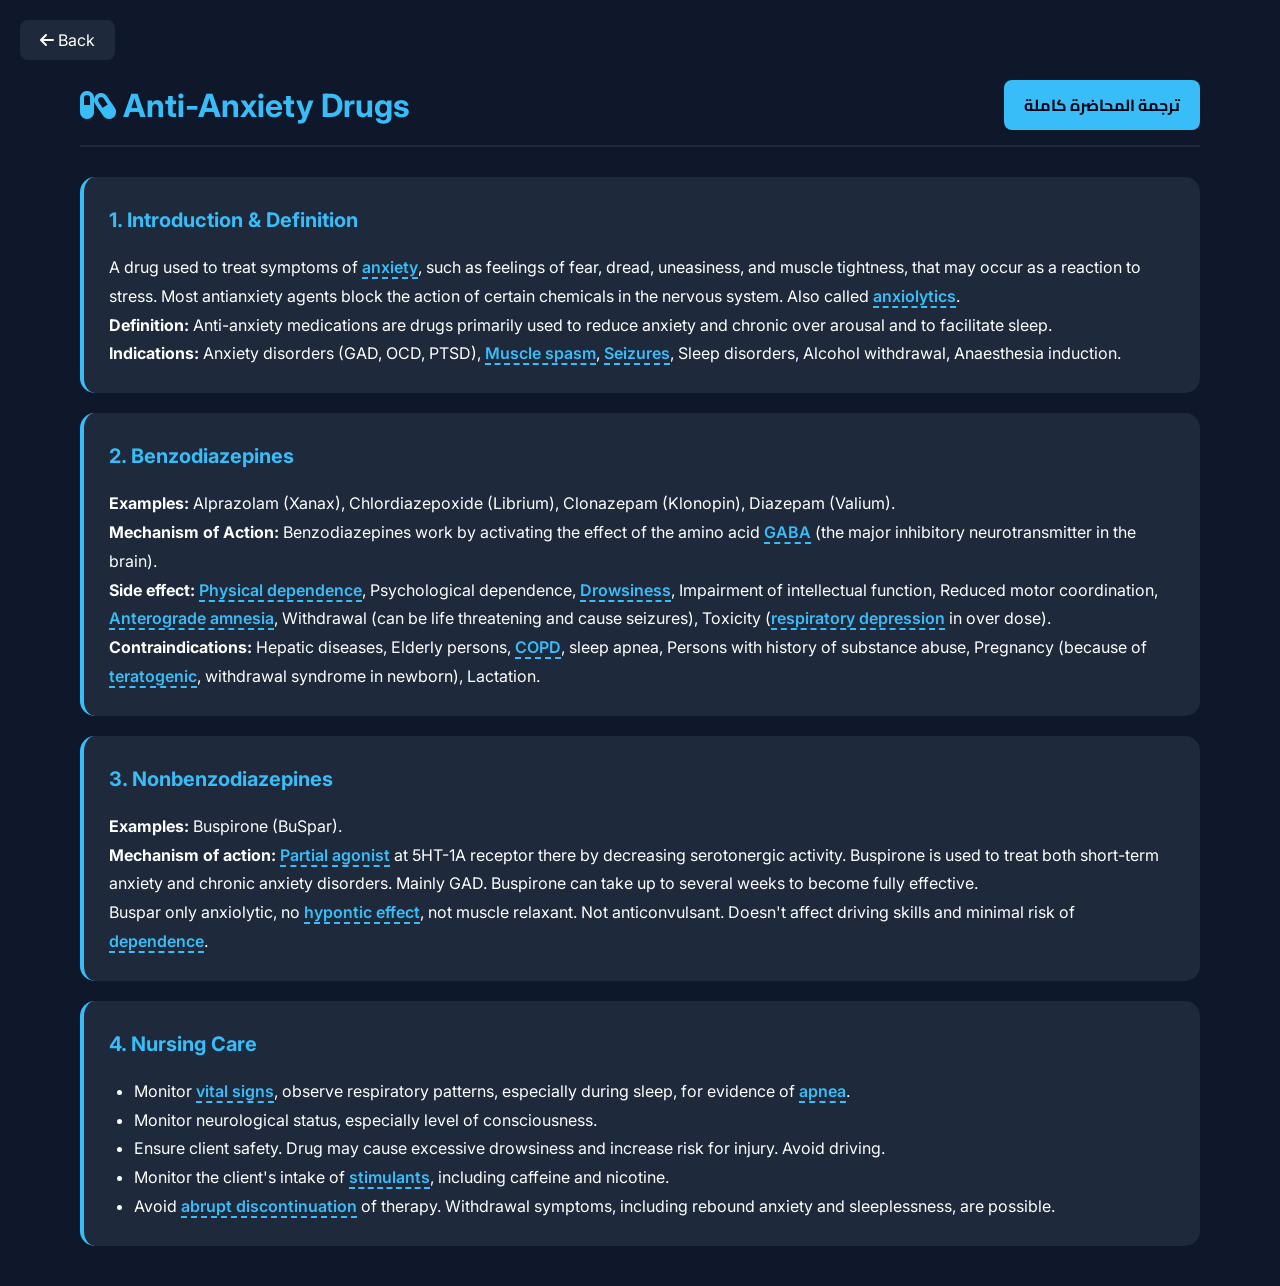
<file: anti_anxiety.html>
<!DOCTYPE html>
<html lang="en" id="html-tag">
<head>
<meta charset="UTF-8">
<title>Anti-Anxiety Drugs</title>
<link rel="stylesheet" href="style.css">
<link rel="stylesheet" href="https://cdnjs.cloudflare.com/ajax/libs/font-awesome/6.5.0/css/all.min.css">
<link href="https://fonts.googleapis.com/css2?family=Cairo:wght@400;600&family=Inter:wght@400;600&display=swap" rel="stylesheet">
</head>
<body>

<a href="index.html" class="back-btn"><i class="fa-solid fa-arrow-left"></i> <span id="back-txt">Back</span></a>

<div class="content">
  <div class="title-area">
    <h1><i class="fa-solid fa-capsules"></i> Anti-Anxiety Drugs</h1>
    <button class="btn-lang" onclick="toggleLanguage()">ترجمة المحاضرة كاملة</button>
  </div>

  <div id="en-content" style="display: block;">
    <div class="grid">
      <div class="box">
        <h3>1. Introduction & Definition</h3>
        <p>A drug used to treat symptoms of <span class="med-term" data-ar="القلق">anxiety</span>, such as feelings of fear, dread, uneasiness, and muscle tightness, that may occur as a reaction to stress. Most antianxiety agents block the action of certain chemicals in the nervous system. Also called <span class="med-term" data-ar="مضادات القلق">anxiolytics</span>.</p>
        <p><strong>Definition:</strong> Anti-anxiety medications are drugs primarily used to reduce anxiety and chronic over arousal and to facilitate sleep.</p>
        <p><strong>Indications:</strong> Anxiety disorders (GAD, OCD, PTSD), <span class="med-term" data-ar="تشنج العضلات">Muscle spasm</span>, <span class="med-term" data-ar="نوبات تشنجية">Seizures</span>, Sleep disorders, Alcohol withdrawal, Anaesthesia induction.</p>
      </div>

      <div class="box">
        <h3>2. Benzodiazepines</h3>
        <p><strong>Examples:</strong> Alprazolam (Xanax), Chlordiazepoxide (Librium), Clonazepam (Klonopin), Diazepam (Valium).</p>
        <p><strong>Mechanism of Action:</strong> Benzodiazepines work by activating the effect of the amino acid <span class="med-term" data-ar="حمض الغابا (ناقل عصبي مثبط)">GABA</span> (the major inhibitory neurotransmitter in the brain).</p>
        <p><strong>Side effect:</strong> <span class="med-term" data-ar="اعتماد جسدي">Physical dependence</span>, Psychological dependence, <span class="med-term" data-ar="نعاس">Drowsiness</span>, Impairment of intellectual function, Reduced motor coordination, <span class="med-term" data-ar="فقدان الذاكرة التقدمي">Anterograde amnesia</span>, Withdrawal (can be life threatening and cause seizures), Toxicity (<span class="med-term" data-ar="تثبيط تنفسي">respiratory depression</span> in over dose).</p>
        <p><strong>Contraindications:</strong> Hepatic diseases, Elderly persons, <span class="med-term" data-ar="الانسداد الرئوي المزمن">COPD</span>, sleep apnea, Persons with history of substance abuse, Pregnancy (because of <span class="med-term" data-ar="مشوه للجنين">teratogenic</span>, withdrawal syndrome in newborn), Lactation.</p>
      </div>

      <div class="box">
        <h3>3. Nonbenzodiazepines</h3>
        <p><strong>Examples:</strong> Buspirone (BuSpar).</p>
        <p><strong>Mechanism of action:</strong> <span class="med-term" data-ar="ناهض جزئي">Partial agonist</span> at 5HT-1A receptor there by decreasing serotonergic activity. Buspirone is used to treat both short-term anxiety and chronic anxiety disorders. Mainly GAD. Buspirone can take up to several weeks to become fully effective.</p>
        <p>Buspar only anxiolytic, no <span class="med-term" data-ar="تأثير منوم">hypontic effect</span>, not muscle relaxant. Not anticonvulsant. Doesn't affect driving skills and minimal risk of <span class="med-term" data-ar="اعتماد (إدمان)">dependence</span>.</p>
      </div>

      <div class="box">
        <h3>4. Nursing Care</h3>
        <ul>
          <li>Monitor <span class="med-term" data-ar="العلامات الحيوية">vital signs</span>, observe respiratory patterns, especially during sleep, for evidence of <span class="med-term" data-ar="انقطاع النفس">apnea</span>.</li>
          <li>Monitor neurological status, especially level of consciousness.</li>
          <li>Ensure client safety. Drug may cause excessive drowsiness and increase risk for injury. Avoid driving.</li>
          <li>Monitor the client's intake of <span class="med-term" data-ar="منبهات">stimulants</span>, including caffeine and nicotine.</li>
          <li>Avoid <span class="med-term" data-ar="إيقاف مفاجئ">abrupt discontinuation</span> of therapy. Withdrawal symptoms, including rebound anxiety and sleeplessness, are possible.</li>
        </ul>
      </div>
    </div>
  </div>

  <div id="ar-content" style="display: none; direction: rtl; text-align: right; font-family: 'Cairo', sans-serif;">
    <div class="grid">
      <div class="box">
        <h3>1. المقدمة والتعريف</h3>
        <p>دواء يستخدم لعلاج أعراض القلق، مثل مشاعر الخوف، الرهبة، عدم الارتياح، وضيق العضلات، والتي قد تحدث كرد فعل للضغط. تمنع معظم الأدوية المضادة للقلق عمل مواد كيميائية معينة في الجهاز العصبي. تسمى أيضاً مزيلات القلق.</p>
        <p><strong>التعريف:</strong> الأدوية المضادة للقلق هي أدوية تستخدم في المقام الأول لتقليل القلق والاستثارة المفرطة المزمنة ولتسهيل النوم.</p>
        <p><strong>دواعي الاستعمال:</strong> اضطرابات القلق (مثل GAD, OCD, PTSD)، تشنج العضلات، النوبات (التشنجات)، اضطرابات النوم، انسحاب الكحول، وتحفيز التخدير.</p>
      </div>

      <div class="box">
        <h3>2. البنزوديازيبينات (Benzodiazepines)</h3>
        <p><strong>أمثلة:</strong> ألبرازولام، كلورديازيبوكسيد، كلونازيبام، ديازيبام.</p>
        <p><strong>آلية العمل:</strong> تعمل عن طريق تنشيط تأثير الحمض الأميني (GABA) وهو الناقل العصبي المثبط الرئيسي في الدماغ.</p>
        <p><strong>الآثار الجانبية:</strong> الاعتماد الجسدي، الاعتماد النفسي، النعاس، ضعف الوظيفة الفكرية، انخفاض التنسيق الحركي، فقدان الذاكرة التقدمي، الانسحاب (يمكن أن يهدد الحياة ويسبب تشنجات)، والسمية (تثبيط الجهاز التنفسي في الجرعة الزائدة).</p>
        <p><strong>موانع الاستعمال:</strong> أمراض الكبد، كبار السن، مرض الانسداد الرئوي المزمن، انقطاع النفس النومي، الأشخاص الذين لديهم تاريخ من تعاطي المواد، الحمل (بسبب التشوهات الخلقية ومتلازمة الانسحاب للمولود)، والرضاعة.</p>
      </div>

      <div class="box">
        <h3>3. غير البنزوديازيبينات (Nonbenzodiazepines)</h3>
        <p><strong>أمثلة:</strong> بوسبيرون (Buspirone).</p>
        <p><strong>آلية العمل:</strong> ناهض جزئي في مستقبل 5HT-1A مما يقلل من نشاط السيروتونين. يُستخدم لعلاج اضطرابات القلق قصيرة المدى والمزمنة (GAD). قد يستغرق الأمر عدة أسابيع ليصبح فعالاً بالكامل.</p>
        <p>بوسبار هو مزيل للقلق فقط، ليس له تأثير منوم، ولا يرخي العضلات، وليس مضاداً للتشنجات. لا يؤثر على مهارات القيادة ولديه حد أدنى من خطر الاعتماد.</p>
      </div>

      <div class="box">
        <h3>4. الرعاية التمريضية</h3>
        <ul>
          <li>راقب العلامات الحيوية، ولاحظ أنماط التنفس، خاصة أثناء النوم، بحثاً عن دليل على انقطاع النفس.</li>
          <li>راقب الحالة العصبية، خاصة مستوى الوعي.</li>
          <li>ضمان سلامة المريض. قد يسبب الدواء نعاساً مفرطاً. تجنب القيادة.</li>
          <li>راقب تناول المريض للمنبهات، بما في ذلك الكافيين والنيكوتين.</li>
          <li>تجنب الإيقاف المفاجئ للعلاج. يمكن أن تحدث أعراض انسحاب تشمل القلق الارتدادي والأرق.</li>
        </ul>
      </div>
    </div>
  </div>
</div>

<script>
  window.onload = function() {
    const urlParams = new URLSearchParams(window.location.search);
    if (urlParams.get('lang') === 'ar') toggleLanguage(true);
  };

  function toggleLanguage(forceAr = false) {
    const en = document.getElementById('en-content');
    const ar = document.getElementById('ar-content');
    const btn = document.querySelector('.btn-lang');
    const backTxt = document.getElementById('back-txt');
    if (en.style.display === 'block' || forceAr) {
      en.style.display = 'none'; ar.style.display = 'block';
      btn.innerText = "View English Version"; backTxt.innerText = "رجوع للفهرس";
      document.getElementById('html-tag').dir = "rtl";
    } else {
      en.style.display = 'block'; ar.style.display = 'none';
      btn.innerText = "ترجمة المحاضرة كاملة"; backTxt.innerText = "Back";
      document.getElementById('html-tag').dir = "ltr";
    }
  }
</script>
</body>
</html>
</file>
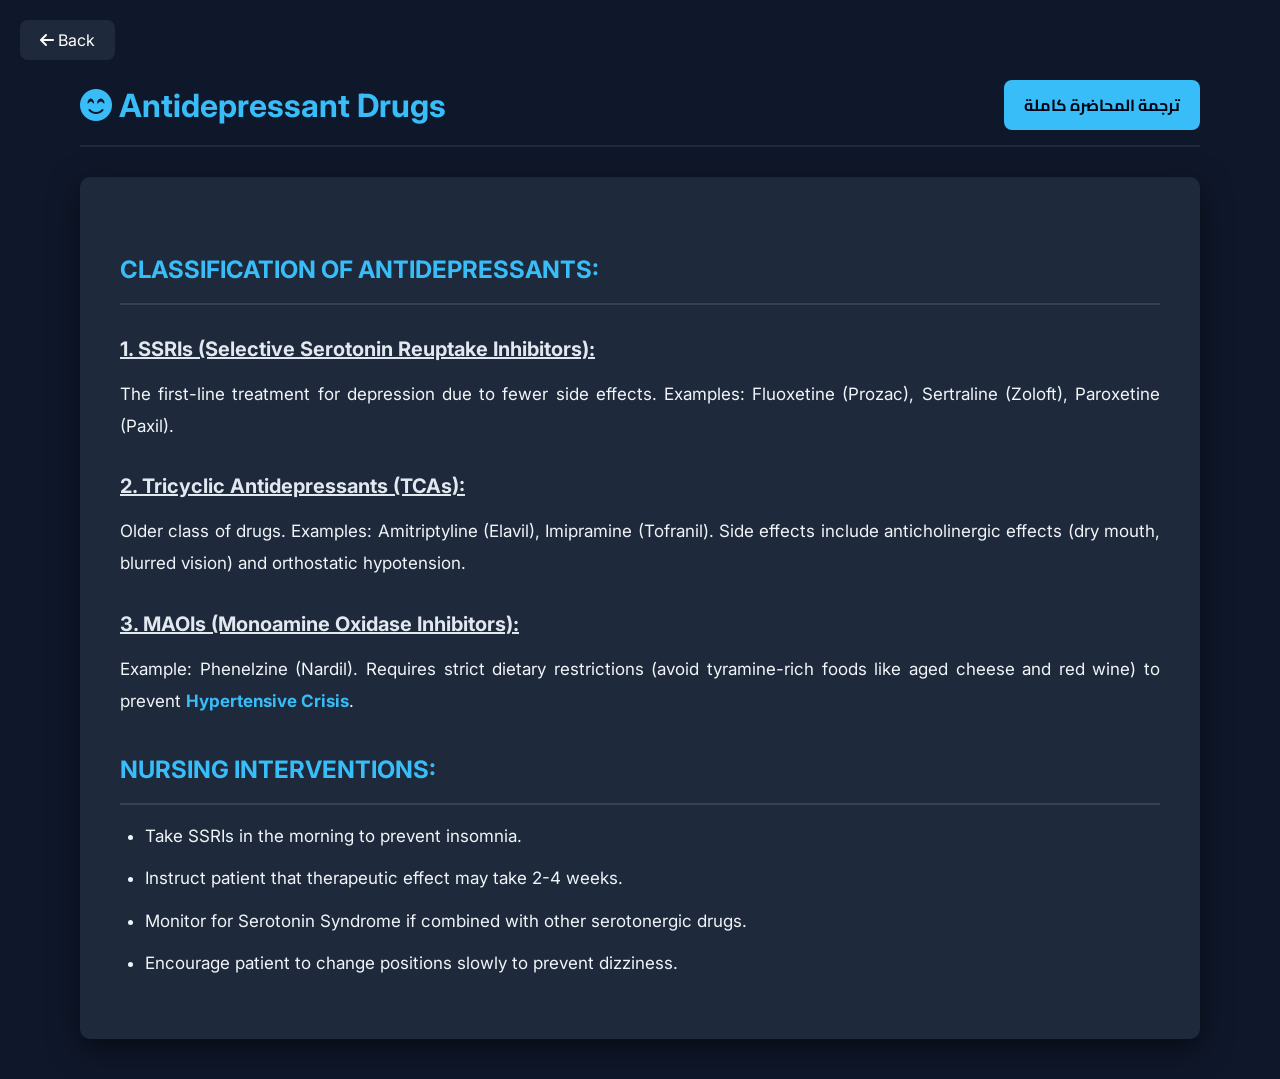
<file: antidepressants.html>
<!DOCTYPE html>
<html lang="en" id="html-tag">
<head>
<meta charset="UTF-8">
<meta name="viewport" content="width=device-width, initial-scale=1.0">
<title>Antidepressants - Full Lecture</title>
<link rel="stylesheet" href="style.css">
<link rel="stylesheet" href="https://cdnjs.cloudflare.com/ajax/libs/font-awesome/6.5.0/css/all.min.css">
<link href="https://fonts.googleapis.com/css2?family=Cairo:wght@400;600;700&family=Inter:wght@400;600;700&display=swap" rel="stylesheet">
<style>
  .book-page { background: #1e293b; border-radius: 10px; padding: 40px; margin-top: 20px; line-height: 1.9; font-size: 17px; color: #f1f5f9; box-shadow: 0 10px 30px rgba(0,0,0,0.5); }
  .book-page h2 { color: #38bdf8; border-bottom: 2px solid #334155; padding-bottom: 10px; margin-top: 30px; margin-bottom: 15px; font-size: 24px; text-transform: uppercase; }
  .book-page h3 { color: #e2e8f0; margin-top: 25px; margin-bottom: 10px; font-size: 20px; text-decoration: underline; }
  .book-page p { margin-bottom: 15px; text-align: justify; }
  .book-page ul { margin-bottom: 20px; padding-left: 25px; }
  .rtl-page .book-page ul { padding-left: 0; padding-right: 25px; }
  .book-page li { margin-bottom: 10px; }
  strong { color: #38bdf8; }
</style>
</head>
<body>

<a href="index.html" class="back-btn"><i class="fa-solid fa-arrow-left"></i> <span id="back-txt">Back</span></a>

<div class="content">
  <div class="title-area">
    <h1><i class="fa-solid fa-face-smile-beam"></i> Antidepressant Drugs</h1>
    <button class="btn-lang" onclick="toggleLanguage()">ترجمة المحاضرة كاملة</button>
  </div>

  <div id="en-content" style="display: block;">
    <div class="book-page">
      <h2>Classification of Antidepressants:</h2>
      
      <h3>1. SSRIs (Selective Serotonin Reuptake Inhibitors):</h3>
      <p>The first-line treatment for depression due to fewer side effects. Examples: Fluoxetine (Prozac), Sertraline (Zoloft), Paroxetine (Paxil).</p>

      <h3>2. Tricyclic Antidepressants (TCAs):</h3>
      <p>Older class of drugs. Examples: Amitriptyline (Elavil), Imipramine (Tofranil). Side effects include anticholinergic effects (dry mouth, blurred vision) and orthostatic hypotension.</p>

      <h3>3. MAOIs (Monoamine Oxidase Inhibitors):</h3>
      <p>Example: Phenelzine (Nardil). Requires strict dietary restrictions (avoid tyramine-rich foods like aged cheese and red wine) to prevent <strong>Hypertensive Crisis</strong>.</p>

      <h2>Nursing Interventions:</h2>
      <ul>
        <li>Take SSRIs in the morning to prevent insomnia.</li>
        <li>Instruct patient that therapeutic effect may take 2-4 weeks.</li>
        <li>Monitor for Serotonin Syndrome if combined with other serotonergic drugs.</li>
        <li>Encourage patient to change positions slowly to prevent dizziness.</li>
      </ul>
    </div>
  </div>

  <div id="ar-content" style="display: none; direction: rtl; text-align: right; font-family: 'Cairo', sans-serif;">
    <div class="book-page">
      <h2>تصنيف مضادات الاكتئاب:</h2>
      
      <h3>1. مثبطات استرداد السيروتونين الانتقائية (SSRIs):</h3>
      <p>تعتبر الخيار الأول للعلاج بسبب قلة آثارها الجانبية. مثل: فلوكسيتين، سيرترالين.</p>

      <h3>2. مضادات الاكتئاب ثلاثية الحلقات (TCAs):</h3>
      <p>فئة أقدم من الأدوية. مثل: أميتريبتيلين. تشمل آثارها الجانبية جفاف الفم وزغللة العين وانخفاض ضغط الدم الانتصابي.</p>

      <h3>3. مثبطات أكسيداز أحادي الأمين (MAOIs):</h3>
      <p>تتطلب قيوداً غذائية صارمة (تجنب الأطعمة الغنية بالتيرامين مثل الجبن القديم) لتجنب <strong>نوبة ارتفاع ضغط الدم</strong>.</p>

      <h2>التدخلات التمريضية:</h2>
      <ul>
        <li>تناول أدوية SSRIs في الصباح لتجنب الأرق.</li>
        <li>تنبيه المريض أن التأثير العلاجي قد يستغرق 2-4 أسابيع.</li>
        <li>مراقبة متلازمة السيروتونين عند الجمع بين أدوية معينة.</li>
      </ul>
    </div>
  </div>
</div>

<script>
  window.onload = function() {
    const urlParams = new URLSearchParams(window.location.search);
    if (urlParams.get('lang') === 'ar') toggleLanguage(true);
  };

  function toggleLanguage(forceAr = false) {
    const en = document.getElementById('en-content');
    const ar = document.getElementById('ar-content');
    const btn = document.querySelector('.btn-lang');
    const backTxt = document.getElementById('back-txt');
    if (en.style.display === 'block' || forceAr) {
      en.style.display = 'none'; ar.style.display = 'block';
      btn.innerText = "View English Version"; backTxt.innerText = "رجوع للفهرس";
      document.getElementById('html-tag').dir = "rtl";
    } else {
      en.style.display = 'block'; ar.style.display = 'none';
      btn.innerText = "ترجمة المحاضرة كاملة"; backTxt.innerText = "Back";
      document.getElementById('html-tag').dir = "ltr";
    }
  }
</script>
</body>
</html>
</file>
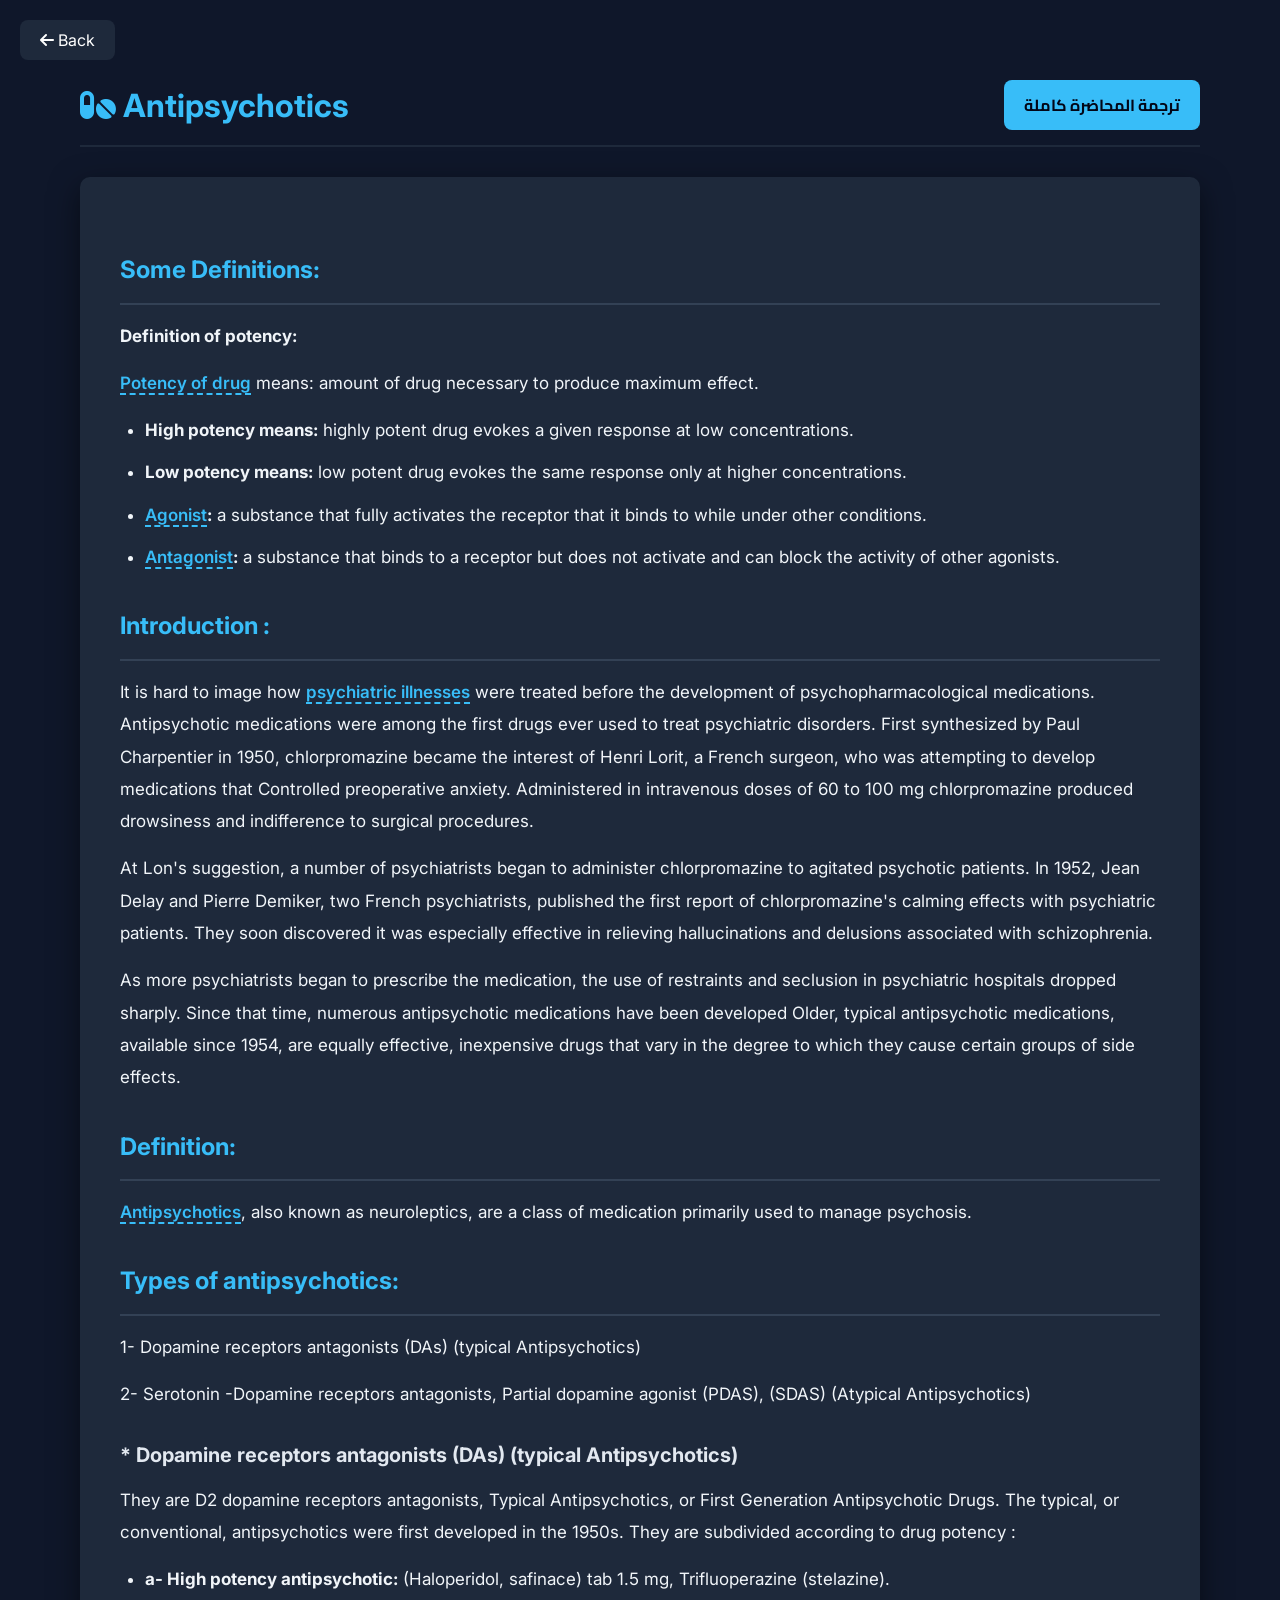
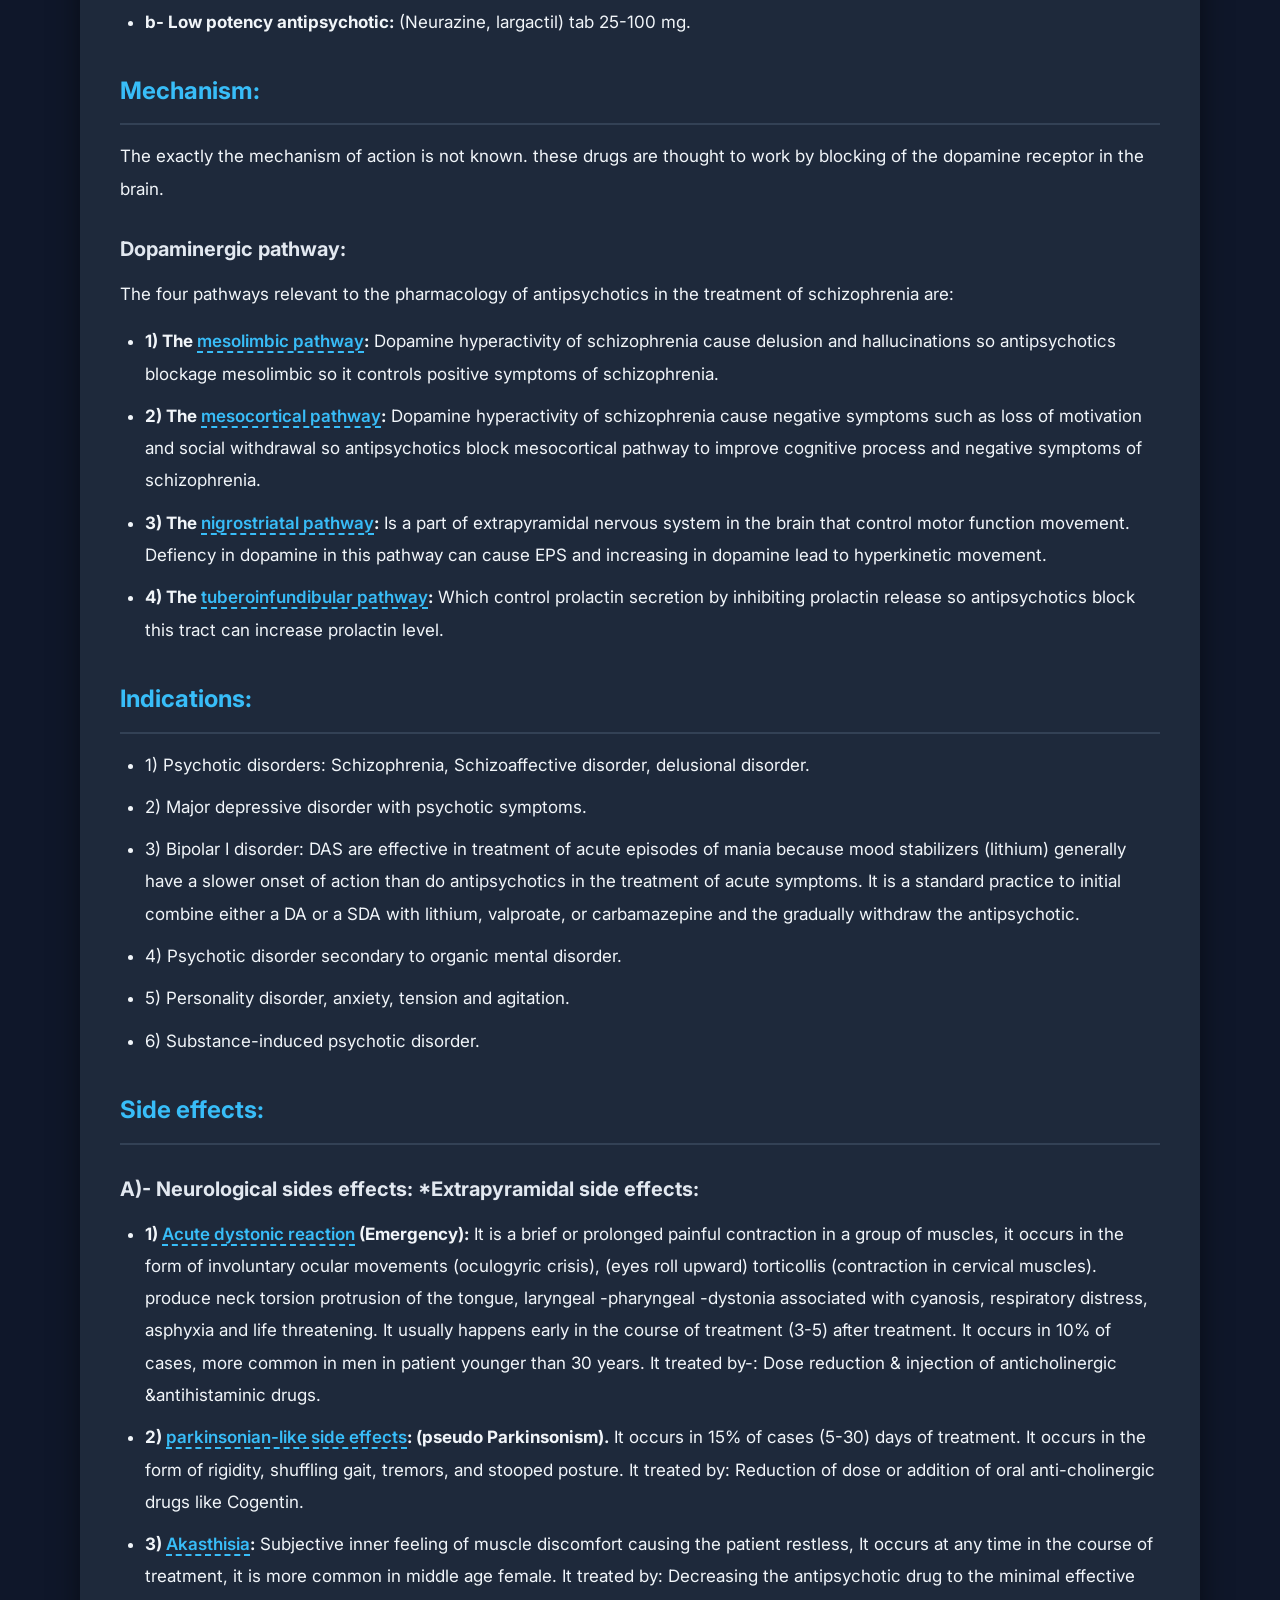
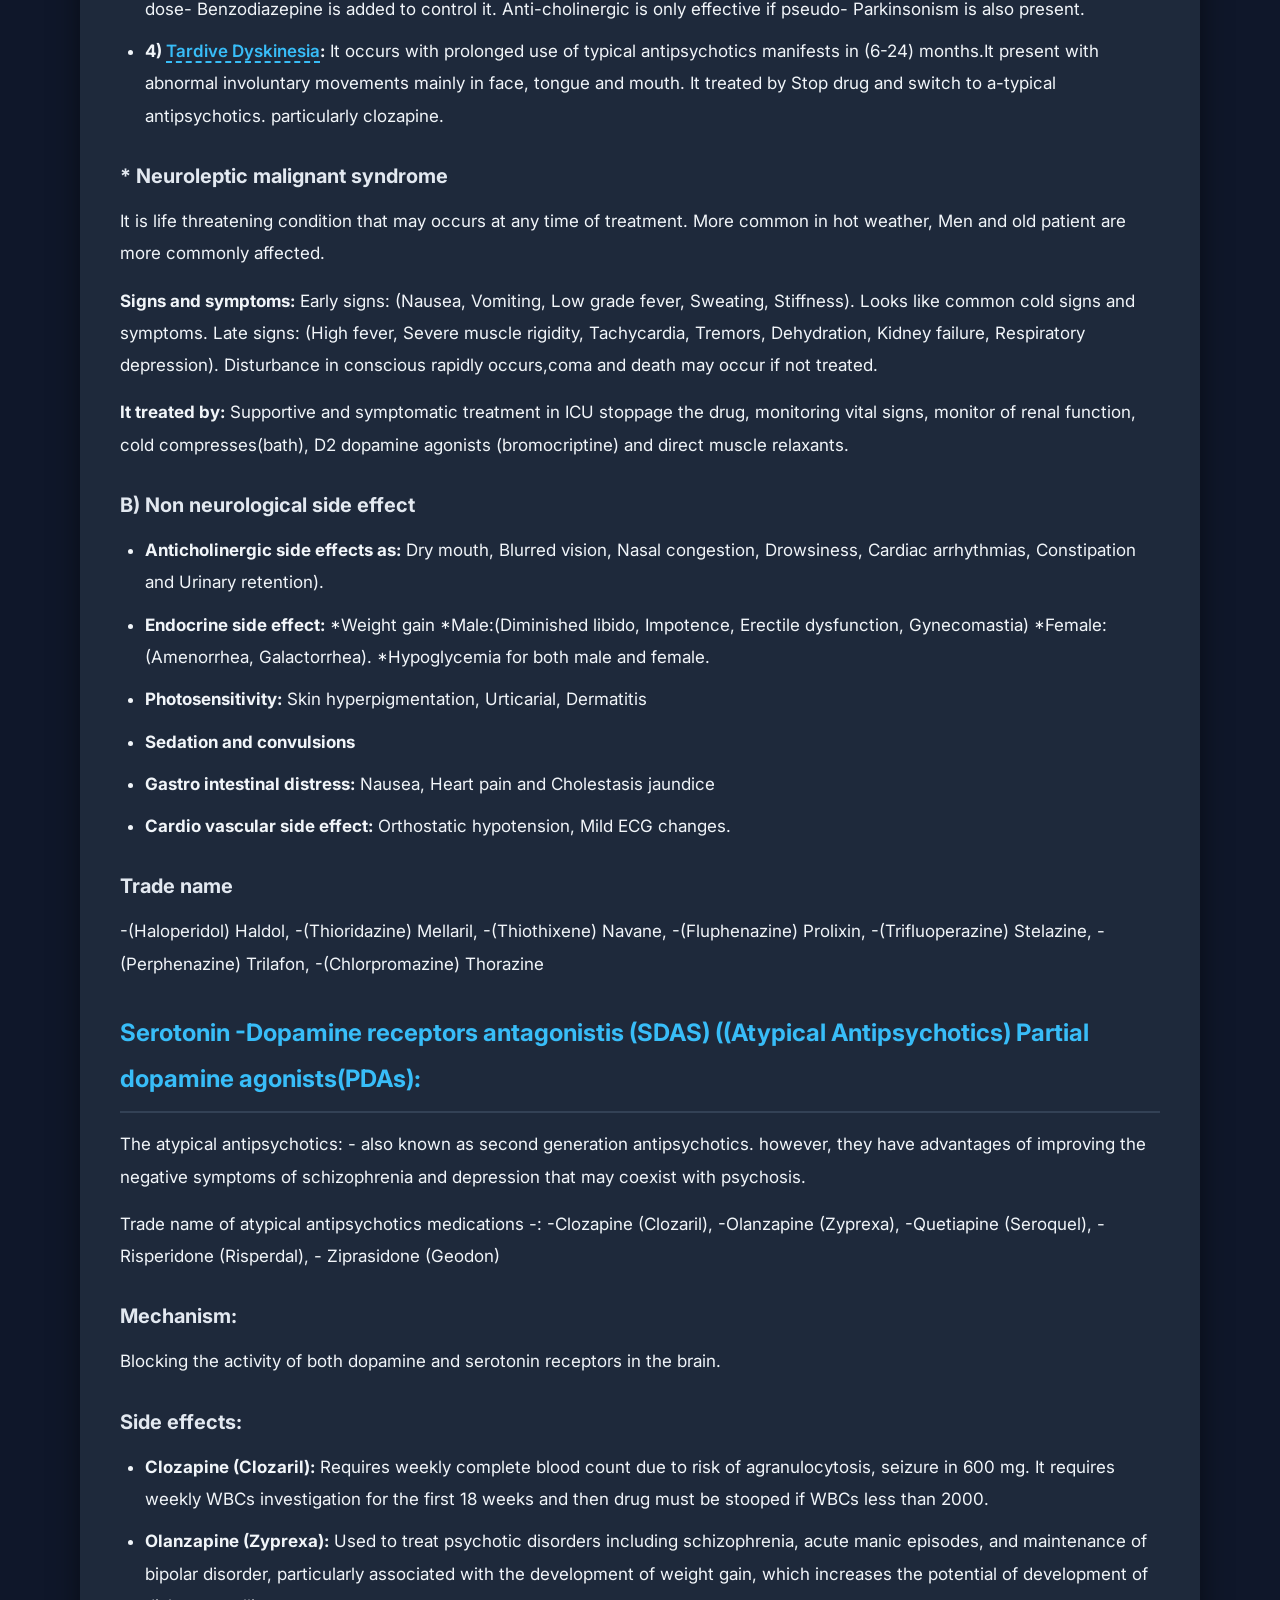
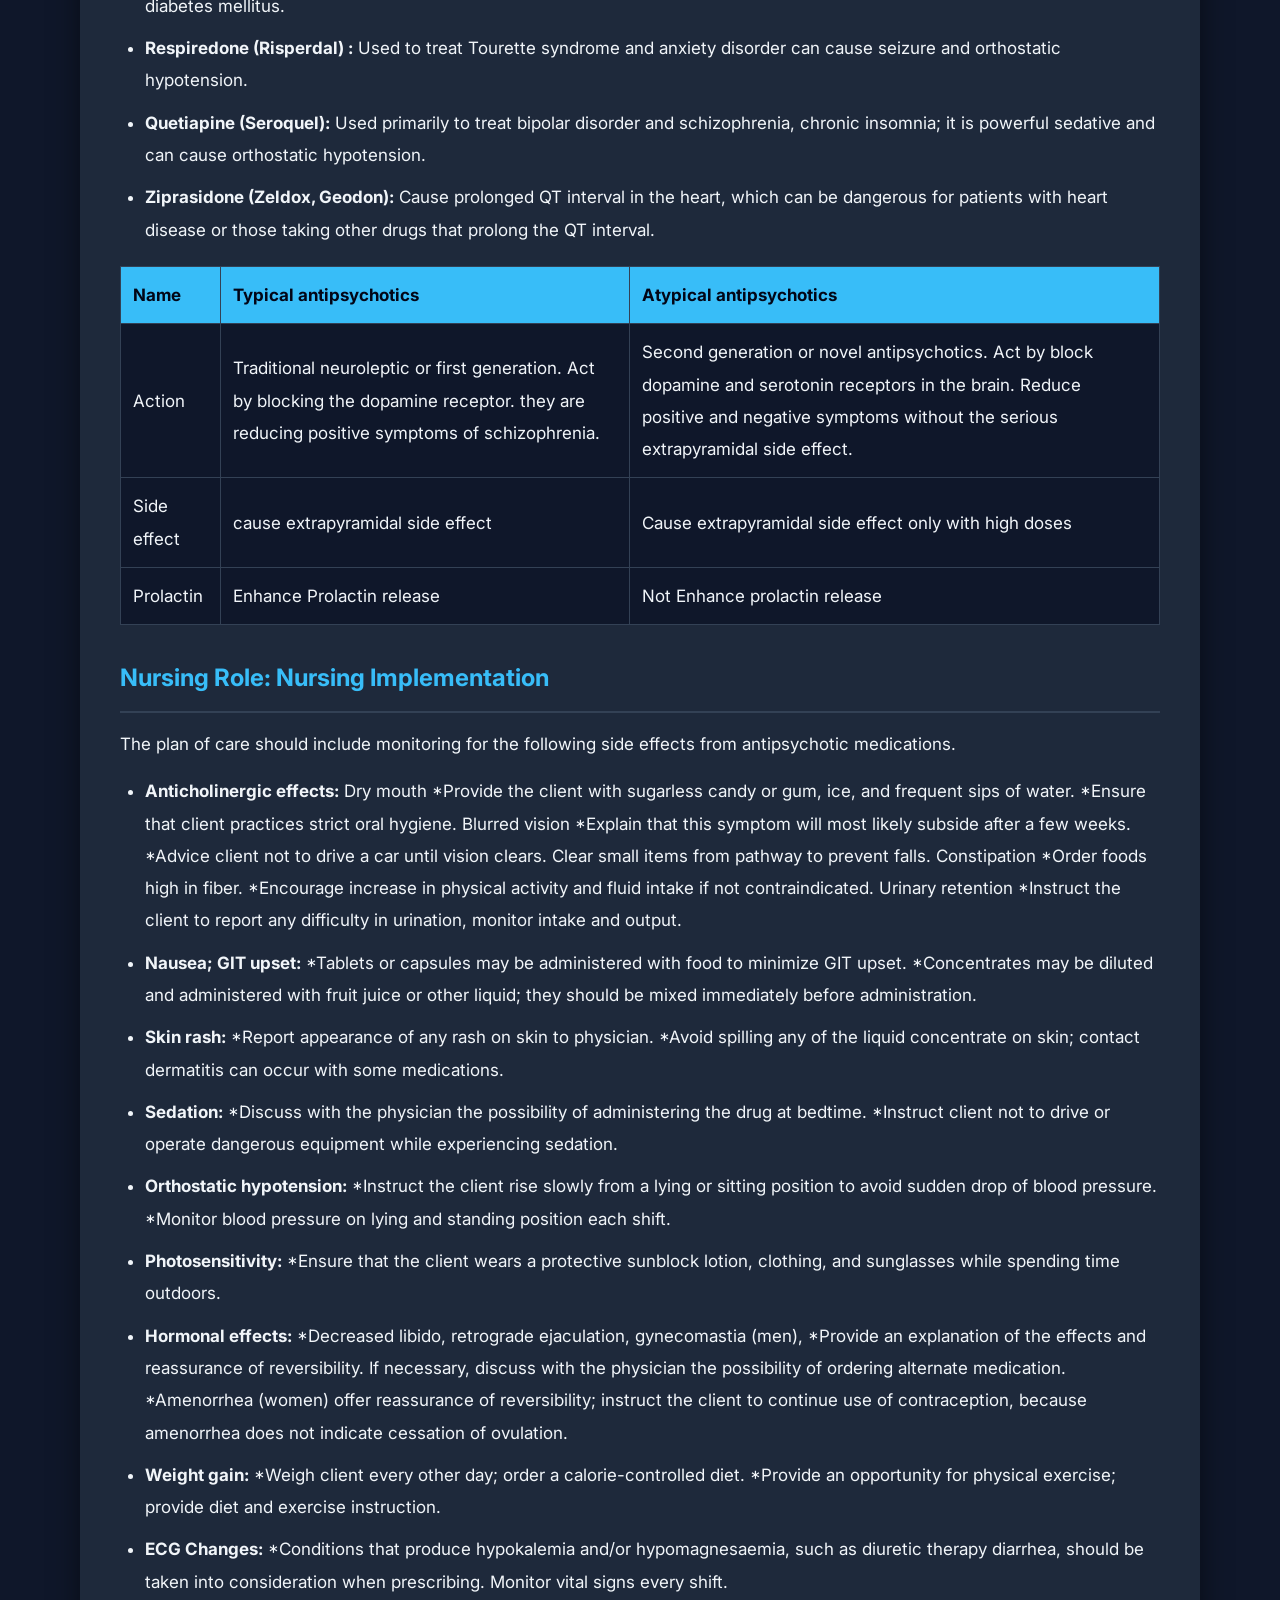
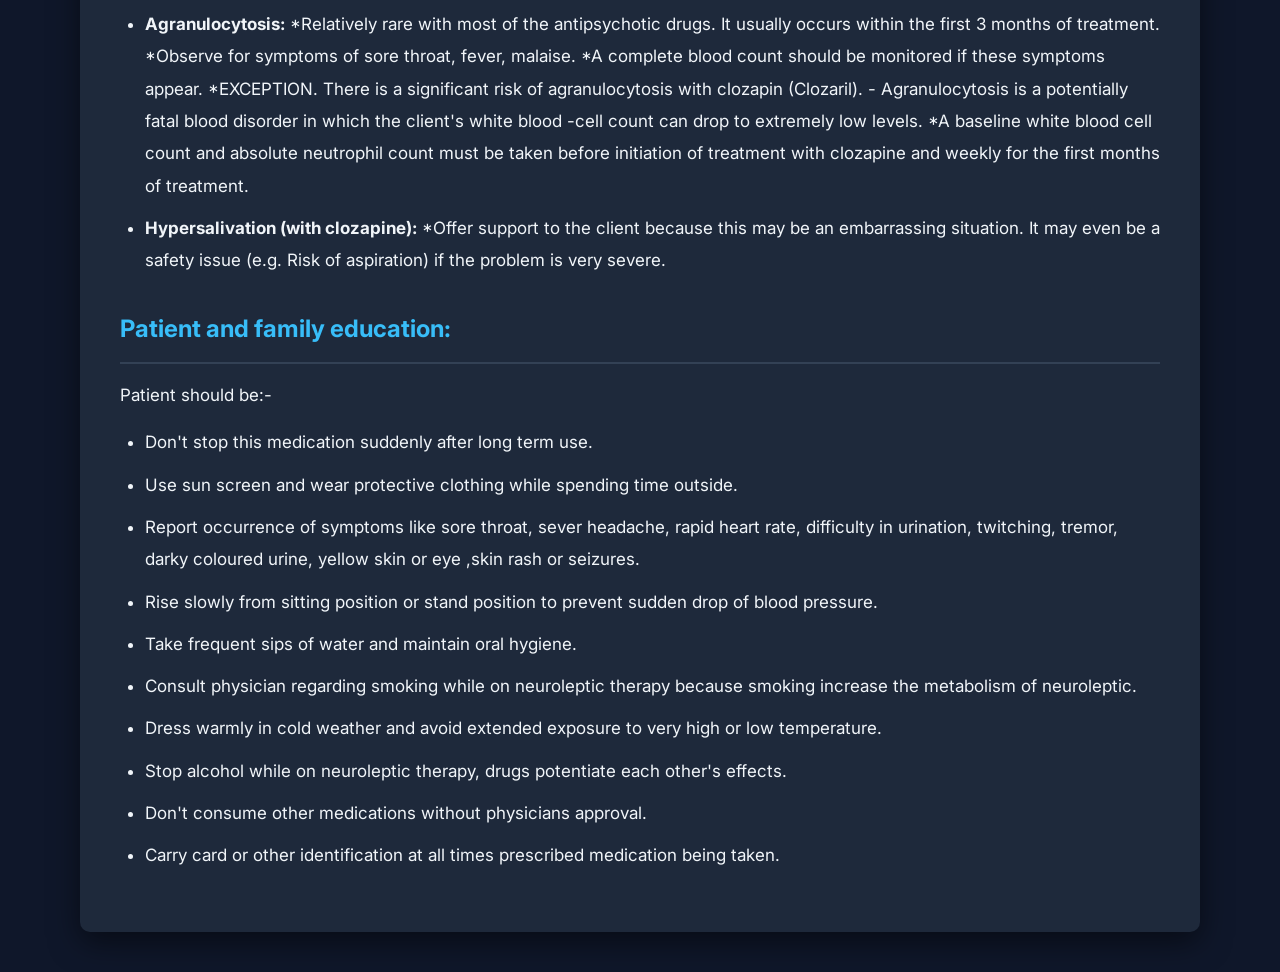
<file: antipsychotics.html>
<!DOCTYPE html>
<html lang="en" id="html-tag">
<head>
<meta charset="UTF-8">
<meta name="viewport" content="width=device-width, initial-scale=1.0">
<title>Antipsychotics - Full Lecture</title>
<link rel="stylesheet" href="style.css">
<link rel="stylesheet" href="https://cdnjs.cloudflare.com/ajax/libs/font-awesome/6.5.0/css/all.min.css">
<link href="https://fonts.googleapis.com/css2?family=Cairo:wght@400;600;700&family=Inter:wght@400;600;700&display=swap" rel="stylesheet">
<style>
  .book-page { background: #1e293b; border-radius: 10px; padding: 40px; margin-top: 20px; line-height: 1.9; font-size: 17px; color: #f1f5f9; box-shadow: 0 10px 30px rgba(0,0,0,0.5); }
  .book-page h2 { color: #38bdf8; border-bottom: 2px solid #334155; padding-bottom: 10px; margin-top: 30px; margin-bottom: 15px; font-size: 24px; }
  .book-page h3 { color: #e2e8f0; margin-top: 25px; margin-bottom: 10px; font-size: 20px; }
  .book-page p { margin-bottom: 15px; }
  .book-page ul { margin-bottom: 20px; padding-left: 25px; }
  .rtl-page .book-page ul { padding-left: 0; padding-right: 25px; }
  .book-page li { margin-bottom: 10px; }
  .med-table { width: 100%; border-collapse: collapse; margin: 20px 0; background: #0f172a; }
  .med-table th, .med-table td { border: 1px solid #334155; padding: 12px; text-align: left; }
  .rtl-page .med-table th, .rtl-page .med-table td { text-align: right; }
  .med-table th { background: #38bdf8; color: #020617; }
</style>
</head>
<body>

<a href="index.html" class="back-btn"><i class="fa-solid fa-arrow-left"></i> <span id="back-txt">Back</span></a>

<div class="content">
  <div class="title-area">
    <h1><i class="fa-solid fa-pills"></i> Antipsychotics</h1>
    <button class="btn-lang" onclick="toggleLanguage()">ترجمة المحاضرة كاملة</button>
  </div>

  <div id="en-content" style="display: block;">
    <div class="book-page">
      
      <h2>Some Definitions:</h2>
      <p><strong>Definition of potency:</strong></p>
      <p><span class="med-term" data-ar="قوة الدواء">Potency of drug</span> means: amount of drug necessary to produce maximum effect.</p>
      <ul>
        <li><strong>High potency means:</strong> highly potent drug evokes a given response at low concentrations.</li>
        <li><strong>Low potency means:</strong> low potent drug evokes the same response only at higher concentrations.</li>
        <li><strong><span class="med-term" data-ar="الناهض">Agonist</span>:</strong> a substance that fully activates the receptor that it binds to while under other conditions.</li>
        <li><strong><span class="med-term" data-ar="المناهض">Antagonist</span>:</strong> a substance that binds to a receptor but does not activate and can block the activity of other agonists.</li>
      </ul>

      <h2>Introduction :</h2>
      <p>It is hard to image how <span class="med-term" data-ar="الأمراض النفسية">psychiatric illnesses</span> were treated before the development of psychopharmacological medications. Antipsychotic medications were among the first drugs ever used to treat psychiatric disorders. First synthesized by Paul Charpentier in 1950, chlorpromazine became the interest of Henri Lorit, a French surgeon, who was attempting to develop medications that Controlled preoperative anxiety. Administered in intravenous doses of 60 to 100 mg chlorpromazine produced drowsiness and indifference to surgical procedures.</p>
      <p>At Lon's suggestion, a number of psychiatrists began to administer chlorpromazine to agitated psychotic patients. In 1952, Jean Delay and Pierre Demiker, two French psychiatrists, published the first report of chlorpromazine's calming effects with psychiatric patients. They soon discovered it was especially effective in relieving hallucinations and delusions associated with schizophrenia.</p>
      <p>As more psychiatrists began to prescribe the medication, the use of restraints and seclusion in psychiatric hospitals dropped sharply. Since that time, numerous antipsychotic medications have been developed Older, typical antipsychotic medications, available since 1954, are equally effective, inexpensive drugs that vary in the degree to which they cause certain groups of side effects.</p>

      <h2>Definition:</h2>
      <p><span class="med-term" data-ar="مضادات الذهان">Antipsychotics</span>, also known as neuroleptics, are a class of medication primarily used to manage psychosis.</p>

      <h2>Types of antipsychotics:</h2>
      <p>1- Dopamine receptors antagonists (DAs) (typical Antipsychotics)</p>
      <p>2- Serotonin -Dopamine receptors antagonists, Partial dopamine agonist (PDAS), (SDAS) (Atypical Antipsychotics)</p>

      <h3>* Dopamine receptors antagonists (DAs) (typical Antipsychotics)</h3>
      <p>They are D2 dopamine receptors antagonists, Typical Antipsychotics, or First Generation Antipsychotic Drugs. The typical, or conventional, antipsychotics were first developed in the 1950s. They are subdivided according to drug potency :</p>
      <ul>
        <li><strong>a- High potency antipsychotic:</strong> (Haloperidol, safinace) tab 1.5 mg, Trifluoperazine (stelazine).</li>
        <li><strong>b- Low potency antipsychotic:</strong> (Neurazine, largactil) tab 25-100 mg.</li>
      </ul>

      <h2>Mechanism:</h2>
      <p>The exactly the mechanism of action is not known. these drugs are thought to work by blocking of the dopamine receptor in the brain.</p>
      
      <h3>Dopaminergic pathway:</h3>
      <p>The four pathways relevant to the pharmacology of antipsychotics in the treatment of schizophrenia are:</p>
      <ul>
        <li><strong>1) The <span class="med-term" data-ar="مسار الميزوليمبيك">mesolimbic pathway</span>:</strong> Dopamine hyperactivity of schizophrenia cause delusion and hallucinations so antipsychotics blockage mesolimbic so it controls positive symptoms of schizophrenia.</li>
        <li><strong>2) The <span class="med-term" data-ar="مسار الميزوكورتيكال">mesocortical pathway</span>:</strong> Dopamine hyperactivity of schizophrenia cause negative symptoms such as loss of motivation and social withdrawal so antipsychotics block mesocortical pathway to improve cognitive process and negative symptoms of schizophrenia.</li>
        <li><strong>3) The <span class="med-term" data-ar="مسار النيجروسترياتال">nigrostriatal pathway</span>:</strong> Is a part of extrapyramidal nervous system in the brain that control motor function movement. Defiency in dopamine in this pathway can cause EPS and increasing in dopamine lead to hyperkinetic movement.</li>
        <li><strong>4) The <span class="med-term" data-ar="مسار التيوبيروينفانديبولار">tuberoinfundibular pathway</span>:</strong> Which control prolactin secretion by inhibiting prolactin release so antipsychotics block this tract can increase prolactin level.</li>
      </ul>

      <h2>Indications:</h2>
      <ul>
        <li>1) Psychotic disorders: Schizophrenia, Schizoaffective disorder, delusional disorder.</li>
        <li>2) Major depressive disorder with psychotic symptoms.</li>
        <li>3) Bipolar I disorder: DAS are effective in treatment of acute episodes of mania because mood stabilizers (lithium) generally have a slower onset of action than do antipsychotics in the treatment of acute symptoms. It is a standard practice to initial combine either a DA or a SDA with lithium, valproate, or carbamazepine and the gradually withdraw the antipsychotic.</li>
        <li>4) Psychotic disorder secondary to organic mental disorder.</li>
        <li>5) Personality disorder, anxiety, tension and agitation.</li>
        <li>6) Substance-induced psychotic disorder.</li>
      </ul>

      <h2>Side effects:</h2>
      <h3>A)- Neurological sides effects: *Extrapyramidal side effects:</h3>
      <ul>
        <li><strong>1) <span class="med-term" data-ar="تفاعل خلل التوتر الحاد">Acute dystonic reaction</span> (Emergency):</strong> It is a brief or prolonged painful contraction in a group of muscles, it occurs in the form of involuntary ocular movements (oculogyric crisis), (eyes roll upward) torticollis (contraction in cervical muscles). produce neck torsion protrusion of the tongue, laryngeal -pharyngeal -dystonia associated with cyanosis, respiratory distress, asphyxia and life threatening. It usually happens early in the course of treatment (3-5) after treatment. It occurs in 10% of cases, more common in men in patient younger than 30 years. It treated by-: Dose reduction & injection of anticholinergic &antihistaminic drugs.</li>
        <li><strong>2) <span class="med-term" data-ar="باركنسونية كاذبة">parkinsonian-like side effects</span>: (pseudo Parkinsonism).</strong> It occurs in 15% of cases (5-30) days of treatment. It occurs in the form of rigidity, shuffling gait, tremors, and stooped posture. It treated by: Reduction of dose or addition of oral anti-cholinergic drugs like Cogentin.</li>
        <li><strong>3) <span class="med-term" data-ar="تعذر الجلوس">Akasthisia</span>:</strong> Subjective inner feeling of muscle discomfort causing the patient restless, It occurs at any time in the course of treatment, it is more common in middle age female. It treated by: Decreasing the antipsychotic drug to the minimal effective dose- Benzodiazepine is added to control it. Anti-cholinergic is only effective if pseudo- Parkinsonism is also present.</li>
        <li><strong>4) <span class="med-term" data-ar="خلل الحركة المتأخر">Tardive Dyskinesia</span>:</strong> It occurs with prolonged use of typical antipsychotics manifests in (6-24) months.It present with abnormal involuntary movements mainly in face, tongue and mouth. It treated by Stop drug and switch to a-typical antipsychotics. particularly clozapine.</li>
      </ul>

      <h3>* Neuroleptic malignant syndrome</h3>
      <p>It is life threatening condition that may occurs at any time of treatment. More common in hot weather, Men and old patient are more commonly affected.</p>
      <p><strong>Signs and symptoms:</strong> Early signs: (Nausea, Vomiting, Low grade fever, Sweating, Stiffness). Looks like common cold signs and symptoms. Late signs: (High fever, Severe muscle rigidity, Tachycardia, Tremors, Dehydration, Kidney failure, Respiratory depression). Disturbance in conscious rapidly occurs,coma and death may occur if not treated.</p>
      <p><strong>It treated by:</strong> Supportive and symptomatic treatment in ICU stoppage the drug, monitoring vital signs, monitor of renal function, cold compresses(bath), D2 dopamine agonists (bromocriptine) and direct muscle relaxants.</p>

      <h3>B) Non neurological side effect</h3>
      <ul>
        <li><strong>Anticholinergic side effects as:</strong> Dry mouth, Blurred vision, Nasal congestion, Drowsiness, Cardiac arrhythmias, Constipation and Urinary retention).</li>
        <li><strong>Endocrine side effect:</strong> *Weight gain *Male:(Diminished libido, Impotence, Erectile dysfunction, Gynecomastia) *Female: (Amenorrhea, Galactorrhea). *Hypoglycemia for both male and female.</li>
        <li><strong>Photosensitivity:</strong> Skin hyperpigmentation, Urticarial, Dermatitis</li>
        <li><strong>Sedation and convulsions</strong></li>
        <li><strong>Gastro intestinal distress:</strong> Nausea, Heart pain and Cholestasis jaundice</li>
        <li><strong>Cardio vascular side effect:</strong> Orthostatic hypotension, Mild ECG changes.</li>
      </ul>

      <h3>Trade name</h3>
      <p>-(Haloperidol) Haldol, -(Thioridazine) Mellaril, -(Thiothixene) Navane, -(Fluphenazine) Prolixin, -(Trifluoperazine) Stelazine, -(Perphenazine) Trilafon, -(Chlorpromazine) Thorazine</p>

      <h2>Serotonin -Dopamine receptors antagonistis (SDAS) ((Atypical Antipsychotics) Partial dopamine agonists(PDAs):</h2>
      <p>The atypical antipsychotics: - also known as second generation antipsychotics. however, they have advantages of improving the negative symptoms of schizophrenia and depression that may coexist with psychosis.</p>
      <p>Trade name of atypical antipsychotics medications -: -Clozapine (Clozaril), -Olanzapine (Zyprexa), -Quetiapine (Seroquel), -Risperidone (Risperdal), - Ziprasidone (Geodon)</p>
      
      <h3>Mechanism:</h3>
      <p>Blocking the activity of both dopamine and serotonin receptors in the brain.</p>

      <h3>Side effects:</h3>
      <ul>
        <li><strong>Clozapine (Clozaril):</strong> Requires weekly complete blood count due to risk of agranulocytosis, seizure in 600 mg. It requires weekly WBCs investigation for the first 18 weeks and then drug must be stooped if WBCs less than 2000.</li>
        <li><strong>Olanzapine (Zyprexa):</strong> Used to treat psychotic disorders including schizophrenia, acute manic episodes, and maintenance of bipolar disorder, particularly associated with the development of weight gain, which increases the potential of development of diabetes mellitus.</li>
        <li><strong>Respiredone (Risperdal) :</strong> Used to treat Tourette syndrome and anxiety disorder can cause seizure and orthostatic hypotension.</li>
        <li><strong>Quetiapine (Seroquel):</strong> Used primarily to treat bipolar disorder and schizophrenia, chronic insomnia; it is powerful sedative and can cause orthostatic hypotension.</li>
        <li><strong>Ziprasidone (Zeldox, Geodon):</strong> Cause prolonged QT interval in the heart, which can be dangerous for patients with heart disease or those taking other drugs that prolong the QT interval.</li>
      </ul>

      <table class="med-table">
        <tr>
          <th>Name</th>
          <th>Typical antipsychotics</th>
          <th>Atypical antipsychotics</th>
        </tr>
        <tr>
          <td>Action</td>
          <td>Traditional neuroleptic or first generation. Act by blocking the dopamine receptor. they are reducing positive symptoms of schizophrenia.</td>
          <td>Second generation or novel antipsychotics. Act by block dopamine and serotonin receptors in the brain. Reduce positive and negative symptoms without the serious extrapyramidal side effect.</td>
        </tr>
        <tr>
          <td>Side effect</td>
          <td>cause extrapyramidal side effect</td>
          <td>Cause extrapyramidal side effect only with high doses</td>
        </tr>
        <tr>
          <td>Prolactin</td>
          <td>Enhance Prolactin release</td>
          <td>Not Enhance prolactin release</td>
        </tr>
      </table>

      <h2>Nursing Role: Nursing Implementation</h2>
      <p>The plan of care should include monitoring for the following side effects from antipsychotic medications.</p>
      <ul>
        <li><strong>Anticholinergic effects:</strong> Dry mouth *Provide the client with sugarless candy or gum, ice, and frequent sips of water. *Ensure that client practices strict oral hygiene. Blurred vision *Explain that this symptom will most likely subside after a few weeks. *Advice client not to drive a car until vision clears. Clear small items from pathway to prevent falls. Constipation *Order foods high in fiber. *Encourage increase in physical activity and fluid intake if not contraindicated. Urinary retention *Instruct the client to report any difficulty in urination, monitor intake and output.</li>
        <li><strong>Nausea; GIT upset:</strong> *Tablets or capsules may be administered with food to minimize GIT upset. *Concentrates may be diluted and administered with fruit juice or other liquid; they should be mixed immediately before administration.</li>
        <li><strong>Skin rash:</strong> *Report appearance of any rash on skin to physician. *Avoid spilling any of the liquid concentrate on skin; contact dermatitis can occur with some medications.</li>
        <li><strong>Sedation:</strong> *Discuss with the physician the possibility of administering the drug at bedtime. *Instruct client not to drive or operate dangerous equipment while experiencing sedation.</li>
        <li><strong>Orthostatic hypotension:</strong> *Instruct the client rise slowly from a lying or sitting position to avoid sudden drop of blood pressure. *Monitor blood pressure on lying and standing position each shift.</li>
        <li><strong>Photosensitivity:</strong> *Ensure that the client wears a protective sunblock lotion, clothing, and sunglasses while spending time outdoors.</li>
        <li><strong>Hormonal effects:</strong> *Decreased libido, retrograde ejaculation, gynecomastia (men), *Provide an explanation of the effects and reassurance of reversibility. If necessary, discuss with the physician the possibility of ordering alternate medication. *Amenorrhea (women) offer reassurance of reversibility; instruct the client to continue use of contraception, because amenorrhea does not indicate cessation of ovulation.</li>
        <li><strong>Weight gain:</strong> *Weigh client every other day; order a calorie-controlled diet. *Provide an opportunity for physical exercise; provide diet and exercise instruction.</li>
        <li><strong>ECG Changes:</strong> *Conditions that produce hypokalemia and/or hypomagnesaemia, such as diuretic therapy diarrhea, should be taken into consideration when prescribing. Monitor vital signs every shift.</li>
        <li><strong>Agranulocytosis:</strong> *Relatively rare with most of the antipsychotic drugs. It usually occurs within the first 3 months of treatment. *Observe for symptoms of sore throat, fever, malaise. *A complete blood count should be monitored if these symptoms appear. *EXCEPTION. There is a significant risk of agranulocytosis with clozapin (Clozaril). - Agranulocytosis is a potentially fatal blood disorder in which the client's white blood -cell count can drop to extremely low levels. *A baseline white blood cell count and absolute neutrophil count must be taken before initiation of treatment with clozapine and weekly for the first months of treatment.</li>
        <li><strong>Hypersalivation (with clozapine):</strong> *Offer support to the client because this may be an embarrassing situation. It may even be a safety issue (e.g. Risk of aspiration) if the problem is very severe.</li>
      </ul>

      <h2>Patient and family education:</h2>
      <p>Patient should be:-</p>
      <ul>
        <li>Don't stop this medication suddenly after long term use.</li>
        <li>Use sun screen and wear protective clothing while spending time outside.</li>
        <li>Report occurrence of symptoms like sore throat, sever headache, rapid heart rate, difficulty in urination, twitching, tremor, darky coloured urine, yellow skin or eye ,skin rash or seizures.</li>
        <li>Rise slowly from sitting position or stand position to prevent sudden drop of blood pressure.</li>
        <li>Take frequent sips of water and maintain oral hygiene.</li>
        <li>Consult physician regarding smoking while on neuroleptic therapy because smoking increase the metabolism of neuroleptic.</li>
        <li>Dress warmly in cold weather and avoid extended exposure to very high or low temperature.</li>
        <li>Stop alcohol while on neuroleptic therapy, drugs potentiate each other's effects.</li>
        <li>Don't consume other medications without physicians approval.</li>
        <li>Carry card or other identification at all times prescribed medication being taken.</li>
      </ul>

    </div>
  </div>

  <div id="ar-content" style="display: none; direction: rtl; text-align: right; font-family: 'Cairo', sans-serif;">
    <div class="book-page">
      
      <h2>بعض التعريفات:</h2>
      <p><strong>تعريف قوة الدواء:</strong></p>
      <p>قوة الدواء تعني: كمية الدواء اللازمة لإنتاج أقصى تأثير.</p>
      <ul>
        <li><strong>قوة عالية تعني:</strong> الدواء عالي القوة يُحدث استجابة معينة عند تركيزات منخفضة.</li>
        <li><strong>قوة منخفضة تعني:</strong> الدواء منخفض القوة يُحدث نفس الاستجابة ولكن عند تركيزات أعلى فقط.</li>
        <li><strong>الناهض (Agonist):</strong> مادة تنشط المستقبل الذي ترتبط به بشكل كامل تحت ظروف أخرى.</li>
        <li><strong>المناهض / الحاصِر (Antagonist):</strong> مادة ترتبط بالمستقبل ولكنها لا تنشطه، ويمكن أن تمنع نشاط المواد الناهضة الأخرى.</li>
      </ul>

      <h2>مقدمة :</h2>
      <p>من الصعب تخيل كيف تم علاج الأمراض النفسية قبل تطور الأدوية النفسية الدوائية. كانت أدوية مضادات الذهان من بين أوائل الأدوية التي تم استخدامها على الإطلاق لعلاج الاضطرابات النفسية. تم تصنيع الكلوربرومازين لأول مرة بواسطة بول شاربنتييه في عام 1950، وأصبح موضع اهتمام هنري لوريت، وهو جراح فرنسي كان يحاول تطوير أدوية للسيطرة على قلق ما قبل الجراحة. إعطاء الكلوربرومازين في جرعات وريدية من 60 إلى 100 مجم أنتج نعاساً وعدم مبالاة تجاه الإجراءات الجراحية.</p>
      <p>بناءً على اقتراح لون، بدأ عدد من الأطباء النفسيين في إعطاء الكلوربرومازين للمرضى الذهانيين الهائجين. في عام 1952، نشر جان ديلاي وبيير ديميكر، طبيبان نفسيان فرنسيان، أول تقرير عن التأثيرات المهدئة للكلوربرومازين مع مرضى الطب النفسي. وسرعان ما اكتشفوا أنه فعال بشكل خاص في تخفيف الهلاوس والضلالات المرتبطة بالفصام.</p>
      <p>مع بدء المزيد من الأطباء النفسيين في وصف الدواء، انخفض استخدام القيود والعزل في مستشفيات الطب النفسي بشكل حاد. ومنذ ذلك الحين، تم تطوير العديد من الأدوية المضادة للذهان. وتعد الأدوية القديمة (النمطية)، المتاحة منذ عام 1954، أدوية فعالة وغير مكلفة تتفاوت في درجة تسببها في مجموعات معينة من الآثار الجانبية.</p>

      <h2>التعريف:</h2>
      <p>مضادات الذهان (Antipsychotics)، وتُعرف أيضاً بمضادات الذهان العصبية، هي فئة من الأدوية تُستخدم بشكل أساسي للسيطرة على الذهان.</p>

      <h2>أنواع مضادات الذهان:</h2>
      <p>1- مضادات مستقبلات الدوبامين (DAs) (مضادات الذهان النمطية)</p>
      <p>2- مضادات مستقبلات السيروتونين والدوبامين (SDAS)، ناهضات الدوبامين الجزئية (PDAS) (مضادات الذهان اللانمطية)</p>

      <h3>* مضادات مستقبلات الدوبامين (مضادات الذهان النمطية)</h3>
      <p>هي مضادات لمستقبلات الدوبامين D2، وتُعرف بمضادات الذهان النمطية أو أدوية الجيل الأول. تم تطويرها لأول مرة في الخمسينيات من القرن الماضي. تنقسم بناءً على قوة الدواء إلى:</p>
      <ul>
        <li><strong>أ- مضادات ذهان عالية القوة:</strong> مثل (Haloperidol, safinace) أقراص 1.5 مجم، و (Trifluoperazine (stelazine.</li>
        <li><strong>ب- مضادات ذهان منخفضة القوة:</strong> مثل (Neurazine, largactil) أقراص 25-100 مجم.</li>
      </ul>

      <h2>آلية العمل:</h2>
      <p>الآلية الدقيقة للعمل غير معروفة تماماً. يُعتقد أن هذه الأدوية تعمل عن طريق حجب مستقبل الدوبامين في الدماغ.</p>
      
      <h3>مسار الدوبامين (Dopaminergic pathway):</h3>
      <p>المسارات الأربعة ذات الصلة بعلم أدوية مضادات الذهان في علاج الفصام هي:</p>
      <ul>
        <li><strong>1) مسار الميزوليمبيك (Mesolimbic):</strong> فرط نشاط الدوبامين في الفصام يسبب الضلالات والهلاوس، لذا فإن إحصار مضادات الذهان لمسار الميزوليمبيك يسيطر على الأعراض الإيجابية للفصام.</li>
        <li><strong>2) مسار الميزوكورتيكال (Mesocortical):</strong> فرط نشاط الدوبامين يسبب الأعراض السلبية مثل فقدان الدافع والانعزال الاجتماعي، لذا مضادات الذهان تحجب هذا المسار لتحسين العملية المعرفية والأعراض السلبية للفصام.</li>
        <li><strong>3) مسار النيجروسترياتال (Nigrostriatal):</strong> هو جزء من الجهاز العصبي خارج الهرمي في الدماغ الذي يتحكم في وظيفة الحركة. نقص الدوبامين في هذا المسار يسبب EPS، وزيادة الدوبامين تؤدي إلى حركة مفرطة.</li>
        <li><strong>4) مسار التيوبيروينفانديبولار (Tuberoinfundibular):</strong> الذي يتحكم في إفراز البرولاكتين عن طريق تثبيط إطلاق البرولاكتين، لذا فإن حجب مضادات الذهان لهذا المسار يمكن أن يزيد من مستوى البرولاكتين.</li>
      </ul>

      <h2>دواعي الاستعمال:</h2>
      <ul>
        <li>1) الاضطرابات الذهانية: الفصام، الاضطراب الفصامي العاطفي، الاضطراب الضلالي.</li>
        <li>2) اضطراب الاكتئاب الشديد مع أعراض ذهانية.</li>
        <li>3) الاضطراب ثنائي القطب من النوع الأول: مضادات الدوبامين فعالة في علاج النوبات الحادة من الهوس لأن مثبتات المزاج (الليثيوم) يكون لها بشكل عام بداية عمل أبطأ من مضادات الذهان. من الممارسة المعتادة الجمع المبدئي لمضادات الدوبامين مع الليثيوم أو فالبورات ثم سحب مضاد الذهان تدريجياً.</li>
        <li>4) الاضطراب الذهاني الثانوي لاضطراب عقلي عضوي.</li>
        <li>5) اضطراب الشخصية، القلق، التوتر والتهيج.</li>
        <li>6) الاضطراب الذهاني الناتج عن تعاطي المواد.</li>
      </ul>

      <h2>الآثار الجانبية:</h2>
      <h3>أ)- الآثار الجانبية العصبية: *الأعراض خارج الهرمية:</h3>
      <ul>
        <li><strong>1) تفاعل خلل التوتر الحاد (حالة طارئة):</strong> هو انقباض مؤلم قصير أو طويل في مجموعة من العضلات، يحدث في شكل حركات عين لا إرادية (نوبة دوران العين)، التواء الرقبة. ينتج عنه التواء الرقبة، بروز اللسان، وخلل توتر حنجري-بلعومي مرتبط بالزرقة، ضيق التنفس، والاختناق المهدد للحياة. يحدث عادة مبكراً (3-5) أيام من العلاج. يحدث في 10% من الحالات، أكثر شيوعاً في الرجال الأقل من 30 عاماً. يُعالج عن طريق تقليل الجرعة وحقن أدوية مضادة للكولين ومضادة للهستامين.</li>
        <li><strong>2) آثار جانبية تشبه الشلل الرعاش (باركنسونية كاذبة):</strong> تحدث في 15% من الحالات بعد (5-30) يوماً من العلاج. تحدث في شكل تيبس، مشية متثاقلة، رعشة، وموقف منحنٍ. يُعالج عن طريق تقليل الجرعة أو إضافة أدوية مضادة للكولين فموية مثل Cogentin.</li>
        <li><strong>3) تعذر الجلوس (Akasthisia):</strong> شعور داخلي شخصي بعدم الراحة العضلية يجعل المريض قلقاً ومتململاً. يمكن أن يحدث في أي وقت خلال العلاج، وهو أكثر شيوعاً في الإناث في منتصف العمر. يُعالج عن طريق تقليل دواء الذهان للحد الأدنى الفعال - وتتم إضافة Benzodiazepine للسيطرة عليه. مضادات الكولين فعالة فقط إذا كان هناك باركنسونية كاذبة أيضاً.</li>
        <li><strong>4) خلل الحركة المتأخر (Tardive Dyskinesia):</strong> يحدث مع الاستخدام المطول لمضادات الذهان النمطية (6-24) شهراً. يظهر في شكل حركات لا إرادية غير طبيعية خاصة في الوجه واللسان والفم. يُعالج بإيقاف الدواء والتبديل إلى مضادات ذهان لانمطية (خاصة clozapine).</li>
      </ul>

      <h3>* المتلازمة الخبيثة لمضادات الذهان (Neuroleptic malignant syndrome)</h3>
      <p>هي حالة مهددة للحياة قد تحدث في أي وقت من العلاج. أكثر شيوعاً في الطقس الحار، وتؤثر على الرجال وكبار السن بشكل شائع.</p>
      <p><strong>العلامات والأعراض:</strong> العلامات المبكرة: (غثيان، قيء، حمى خفيفة، تعرق، تيبس). تشبه علامات نزلات البرد الشائعة. العلامات المتأخرة: (حمى عالية، تيبس عضلي شديد، تسرع القلب، رعشات، جفاف، فشل كلوي، هبوط تنفسي). يحدث اضطراب في الوعي بسرعة، وقد تحدث غيبوبة ووفاة إذا لم يتم علاجه.</p>
      <p><strong>يُعالج عن طريق:</strong> علاج داعم وعرضي في العناية المركزة، إيقاف الدواء، مراقبة العلامات الحيوية، مراقبة وظائف الكلى، كمادات باردة (حمام بارد)، ناهضات الدوبامين D2 (bromocriptine) ومرخيات عضلات مباشرة.</p>

      <h3>ب) الآثار الجانبية غير العصبية</h3>
      <ul>
        <li><strong>آثار جانبية مضادة للكولين مثل:</strong> جفاف الفم، زغللة الرؤية، احتقان الأنف، النعاس، عدم انتظام ضربات القلب، الإمساك واحتباس البول.</li>
        <li><strong>الآثار الجانبية للغدد الصماء:</strong> *زيادة الوزن *للذكور: (انخفاض الرغبة الجنسية، العجز الجنسي، ضعف الانتصاب، التثدي) *للإناث: (انقطاع الطمث، ثر اللبن). *نقص سكر الدم لكلا الجنسين.</li>
        <li><strong>حساسية للضوء:</strong> تصبغ الجلد، الأرتيكاريا، والتهاب الجلد.</li>
        <li><strong>التخدير (النعاس) والتشنجات.</strong></li>
        <li><strong>اضطراب الجهاز الهضمي:</strong> غثيان، ألم في القلب (حرقة)، ويرقان ركودي.</li>
        <li><strong>آثار جانبية قلبية وعائية:</strong> انخفاض ضغط الدم الانتصابي، تغيرات خفيفة في رسم القلب.</li>
      </ul>

      <h3>الأسماء التجارية</h3>
      <p>-(هالوبيريدول) Haldol, -(ثيوريدازين) Mellaril, -(ثيوثيكسين) Navane, -(فلوفينازين) Prolixin, -(تريفلوبيرازين) Stelazine, -(بيرفينازين) Trilafon, -(كلوربرومازين) Thorazine.</p>

      <h2>مضادات مستقبلات السيروتونين والدوبامين (SDAS) (مضادات الذهان اللانمطية) وناهضات الدوبامين الجزئية (PDAs):</h2>
      <p>مضادات الذهان اللانمطية: - تُعرف أيضاً بأدوية الجيل الثاني. ومع ذلك، فلها ميزة تحسين الأعراض السلبية للفصام والاكتئاب الذي قد يتعايش مع الذهان.</p>
      <p>الأسماء التجارية للأدوية المضادة للذهان اللانمطية: -كلوزابين (Clozaril), -أولانزابين (Zyprexa), -كويتيابين (Seroquel), -ريسبيريدون (Risperdal), -زيبراسيدون (Geodon).</p>
      
      <h3>آلية العمل:</h3>
      <p>حجب نشاط كل من مستقبلات الدوبامين والسيروتونين في الدماغ.</p>

      <h3>الآثار الجانبية:</h3>
      <ul>
        <li><strong>كلوزابين (Clozaril):</strong> يتطلب فحص أسبوعي لصورة الدم الكاملة بسبب خطر ندرة المحببات (agranulocytosis)، تشنج عند جرعة 600 مجم. يتطلب فحص أسبوعي لكرات الدم البيضاء (WBCs) لأول 18 أسبوعاً ثم يجب إيقاف الدواء إذا قل عن 2000.</li>
        <li><strong>أولانزابين (Zyprexa):</strong> يُستخدم لعلاج الاضطرابات الذهانية بما في ذلك الفصام، النوبات الهوسية الحادة، والحفاظ على الاضطراب ثنائي القطب. يرتبط بشكل خاص بزيادة الوزن، مما يزيد من احتمالية تطور داء السكري.</li>
        <li><strong>ريسبيريدون (Risperdal):</strong> يُستخدم لعلاج متلازمة توريت واضطراب القلق، يمكن أن يسبب تشنجات وانخفاض ضغط الدم الانتصابي.</li>
        <li><strong>كويتيابين (Seroquel):</strong> يُستخدم بشكل أساسي لعلاج الاضطراب ثنائي القطب والفصام، والأرق المزمن؛ وهو مهدئ قوي ويمكن أن يسبب انخفاض ضغط الدم الانتصابي.</li>
        <li><strong>زيبراسيدون (Zeldox, Geodon):</strong> يسبب إطالة فترة QT في القلب، وهو ما يمكن أن يكون خطيراً لمرضى القلب أو أولئك الذين يتناولون أدوية أخرى تطيل من فترة QT.</li>
      </ul>

      <table class="med-table">
        <tr>
          <th>الاسم</th>
          <th>مضادات الذهان النمطية (Typical)</th>
          <th>مضادات الذهان اللانمطية (Atypical)</th>
        </tr>
        <tr>
          <td>آلية العمل</td>
          <td>تعمل عن طريق حجب مستقبل الدوبامين (حجب مستقبلات الدوبامين بعد المشبكي في الدماغ). تقلل من الأعراض الإيجابية للفصام.</td>
          <td>تعمل عن طريق حجب مستقبلات الدوبامين والسيروتونين في الدماغ. أكثر فعالية وأقل آثاراً جانبية من الجيل الأول. تقلل الأعراض الإيجابية والسلبية بدون الآثار الجانبية الخطيرة خارج الهرمية.</td>
        </tr>
        <tr>
          <td>الآثار الجانبية</td>
          <td>تسبب آثاراً جانبية خارج هرمية (Extrapyramidal)</td>
          <td>تسبب آثاراً جانبية خارج هرمية فقط مع الجرعات العالية</td>
        </tr>
        <tr>
          <td>البرولاكتين</td>
          <td>تعزز إطلاق البرولاكتين</td>
          <td>لا تعزز إطلاق البرولاكتين</td>
        </tr>
      </table>

      <h2>دور التمريض: تنفيذ الرعاية</h2>
      <p>يجب أن تتضمن خطة الرعاية المراقبة للآثار الجانبية التالية الناتجة عن أدوية مضادات الذهان:</p>
      <ul>
        <li><strong>الآثار المضادة للكولين:</strong> جفاف الفم *قدم للعميل حلوى خالية من السكر أو علكة، ثلج، ورشفات متكررة من الماء. *تأكد من ممارسة العميل لنظافة فم صارمة. زغللة الرؤية *اشرح أن هذا العرض سيختفي على الأرجح بعد بضعة أسابيع. *انصح العميل بعدم القيادة حتى تتضح الرؤية. أزل الأشياء الصغيرة من الطريق لمنع السقوط. الإمساك *اطلب أطعمة غنية بالألياف. *شجع على زيادة النشاط البدني وتناول السوائل إذا لم يكن هناك مانع طبي. احتباس البول *وجه العميل للإبلاغ عن أي صعوبة في التبول، وراقب السوائل الداخلة والخارجة.</li>
        <li><strong>الغثيان؛ اضطراب المعدة:</strong> *يمكن إعطاء الأقراص أو الكبسولات مع الطعام لتقليل اضطراب المعدة. *المركزات (Concentrates) يمكن تخفيفها وإعطاؤها مع عصير فواكه؛ يجب خلطها قبل الإعطاء مباشرة.</li>
        <li><strong>الطفح الجلدي:</strong> *أبلغ الطبيب عن ظهور أي طفح على الجلد. *تجنب سكب أي من المركز السائل على الجلد؛ يمكن أن يحدث التهاب الجلد التماسي مع بعض الأدوية.</li>
        <li><strong>التخدير (النعاس):</strong> *ناقش مع الطبيب إمكانية إعطاء الدواء وقت النوم. *وجه العميل بعدم قيادة أو تشغيل معدات خطيرة أثناء الشعور بالنعاس.</li>
        <li><strong>انخفاض ضغط الدم الانتصابي:</strong> *وجه العميل للنهوض ببطء من وضع الاستلقاء أو الجلوس لتجنب الانخفاض المفاجئ لضغط الدم. *راقب ضغط الدم في وضعية الاستلقاء والوقوف في كل دورية عمل.</li>
        <li><strong>الحساسية للضوء:</strong> *تأكد من ارتداء العميل لوشن واقي من الشمس، ملابس واقية، ونظارات شمسية أثناء قضاء الوقت بالخارج.</li>
        <li><strong>الآثار الهرمونية:</strong> *انخفاض الرغبة الجنسية، القذف المرتجع، التثدي (للرجال). *قدم شرحاً للآثار وطمأن بأنها قابلة للعكس. إذا لزم الأمر، ناقش مع الطبيب إمكانية طلب دواء بديل. *انقطاع الطمث (للنساء) قدم الطمأنينة بأنه قابل للعكس؛ وجه العميلة للاستمرار في استخدام وسائل منع الحمل، لأن انقطاع الطمث لا يعني توقف التبويض.</li>
        <li><strong>زيادة الوزن:</strong> *زن العميل كل يومين؛ اطلب نظاماً غذائياً مضبوط السعرات. *وفر فرصة للتمارين البدنية؛ قدم إرشادات النظام الغذائي والتمارين.</li>
        <li><strong>تغيرات في رسم القلب (ECG):</strong> *يجب أخذ الحالات التي تسبب نقص البوتاسيوم و/أو نقص المغنيسيوم في الاعتبار، مثل الإسهال أو العلاج بمدرات البول، عند وصف الدواء. راقب العلامات الحيوية كل دورية عمل.</li>
        <li><strong>ندرة المحببات (Agranulocytosis):</strong> *نادرة نسبياً مع معظم أدوية مضادات الذهان. تحدث غالباً خلال الأشهر الثلاثة الأولى من العلاج. *راقب أعراض التهاب الحلق، الحمى، والشعور بالضيق. *يجب مراقبة صورة الدم الكاملة إذا ظهرت هذه الأعراض. *استثناء: هناك خطر كبير للإصابة بندرة المحببات مع عقار كلوزابين (Clozaril). - ندرة المحببات هي اضطراب دموي مميت يمكن أن ينخفض فيه عدد كرات الدم البيضاء للعميل لمستويات منخفضة للغاية. *يجب أخذ عدد أساسي لكرات الدم البيضاء وعدد العدلات المطلق قبل بدء العلاج بكلوزابين وأسبوعياً خلال الأشهر الأولى من العلاج.</li>
        <li><strong>فرط إفراز اللعاب (مع كلوزابين):</strong> *قدم الدعم للعميل لأن هذا قد يكون موقفاً محرجاً. قد يكون حتى مشكلة تتعلق بالسلامة (مثل خطر الاختناق) إذا كانت المشكلة شديدة جداً.</li>
      </ul>

      <h2>تثقيف المريض والأسرة:</h2>
      <p>يجب على المريض الالتزام بالآتي:-</p>
      <ul>
        <li>لا تتوقف عن تناول هذا الدواء فجأة بعد الاستخدام المطول.</li>
        <li>استخدم واقي الشمس وارتد ملابس واقية أثناء قضاء الوقت في الخارج.</li>
        <li>أبلغ عن حدوث أعراض مثل التهاب الحلق، صداع شديد، سرعة ضربات القلب، صعوبة في التبول، ارتعاش، رعشة، بول داكن اللون، اصفرار الجلد أو العين، طفح جلدي أو تشنجات.</li>
        <li>انهض ببطء من وضع الجلوس أو الوقوف لمنع الانخفاض المفاجئ لضغط الدم.</li>
        <li>تناول رشفات متكررة من الماء وحافظ على نظافة الفم.</li>
        <li>استشر الطبيب بشأن التدخين أثناء العلاج لأن التدخين يزيد من استقلاب الأدوية.</li>
        <li>ارتد ملابس دافئة في الطقس البارد وتجنب التعرض لفترات طويلة لدرجات الحرارة العالية جداً أو المنخفضة جداً.</li>
        <li>أوقف الكحوليات أثناء العلاج، الأدوية تضاعف تأثيرات بعضها البعض.</li>
        <li>لا تتناول أدوية أخرى دون موافقة الأطباء.</li>
        <li>احمل بطاقة أو بطاقة هوية في جميع الأوقات توضح الأدوية الموصوفة التي يتم تناولها.</li>
      </ul>

    </div>
  </div>
</div>

<script>
  window.onload = function() {
    const urlParams = new URLSearchParams(window.location.search);
    if (urlParams.get('lang') === 'ar') toggleLanguage(true);
  };

  function toggleLanguage(forceAr = false) {
    const en = document.getElementById('en-content');
    const ar = document.getElementById('ar-content');
    const btn = document.querySelector('.btn-lang');
    const backTxt = document.getElementById('back-txt');
    
    if (en.style.display === 'block' || forceAr) {
      en.style.display = 'none';
      ar.style.display = 'block';
      btn.innerText = "View English Version";
      backTxt.innerText = "رجوع للفهرس";
      document.getElementById('html-tag').dir = "rtl";
    } else {
      en.style.display = 'block';
      ar.style.display = 'none';
      btn.innerText = "ترجمة المحاضرة كاملة";
      backTxt.innerText = "Back";
      document.getElementById('html-tag').dir = "ltr";
    }
  }
</script>
</body>
</html>
</file>
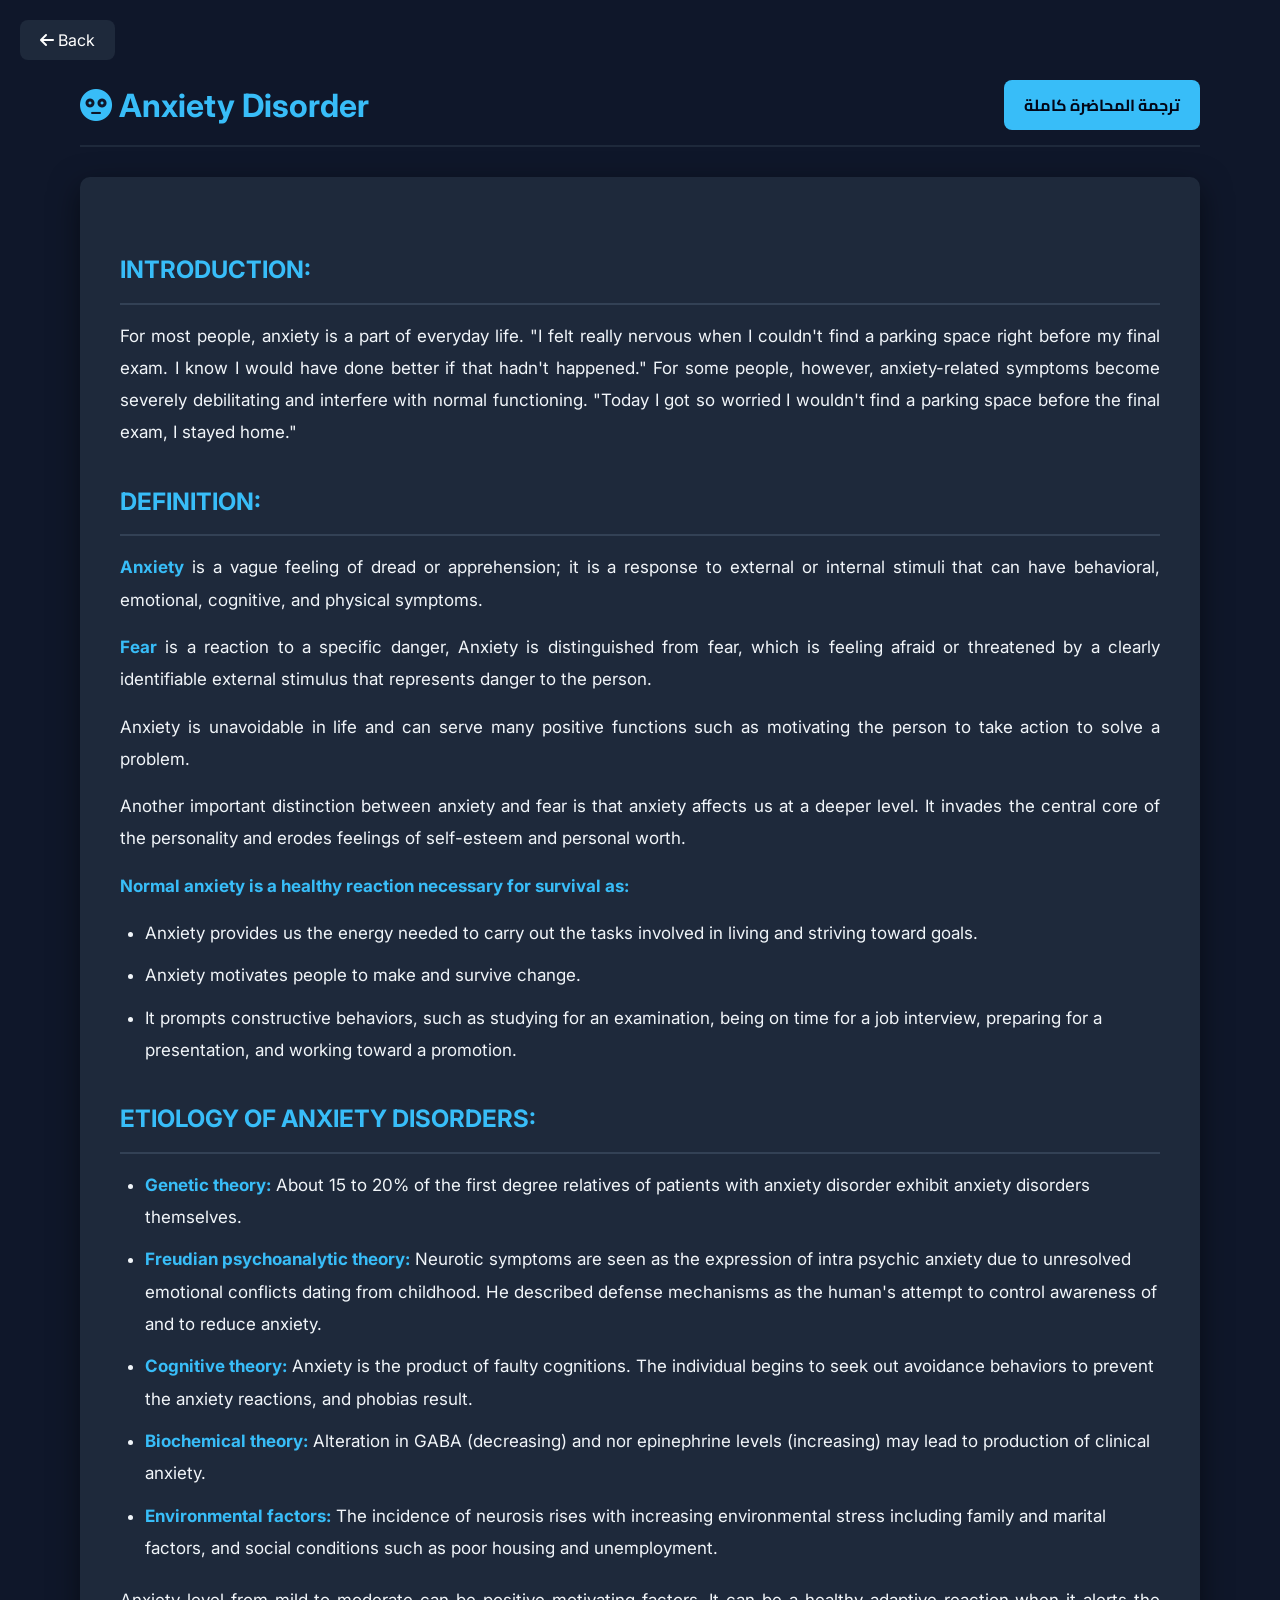
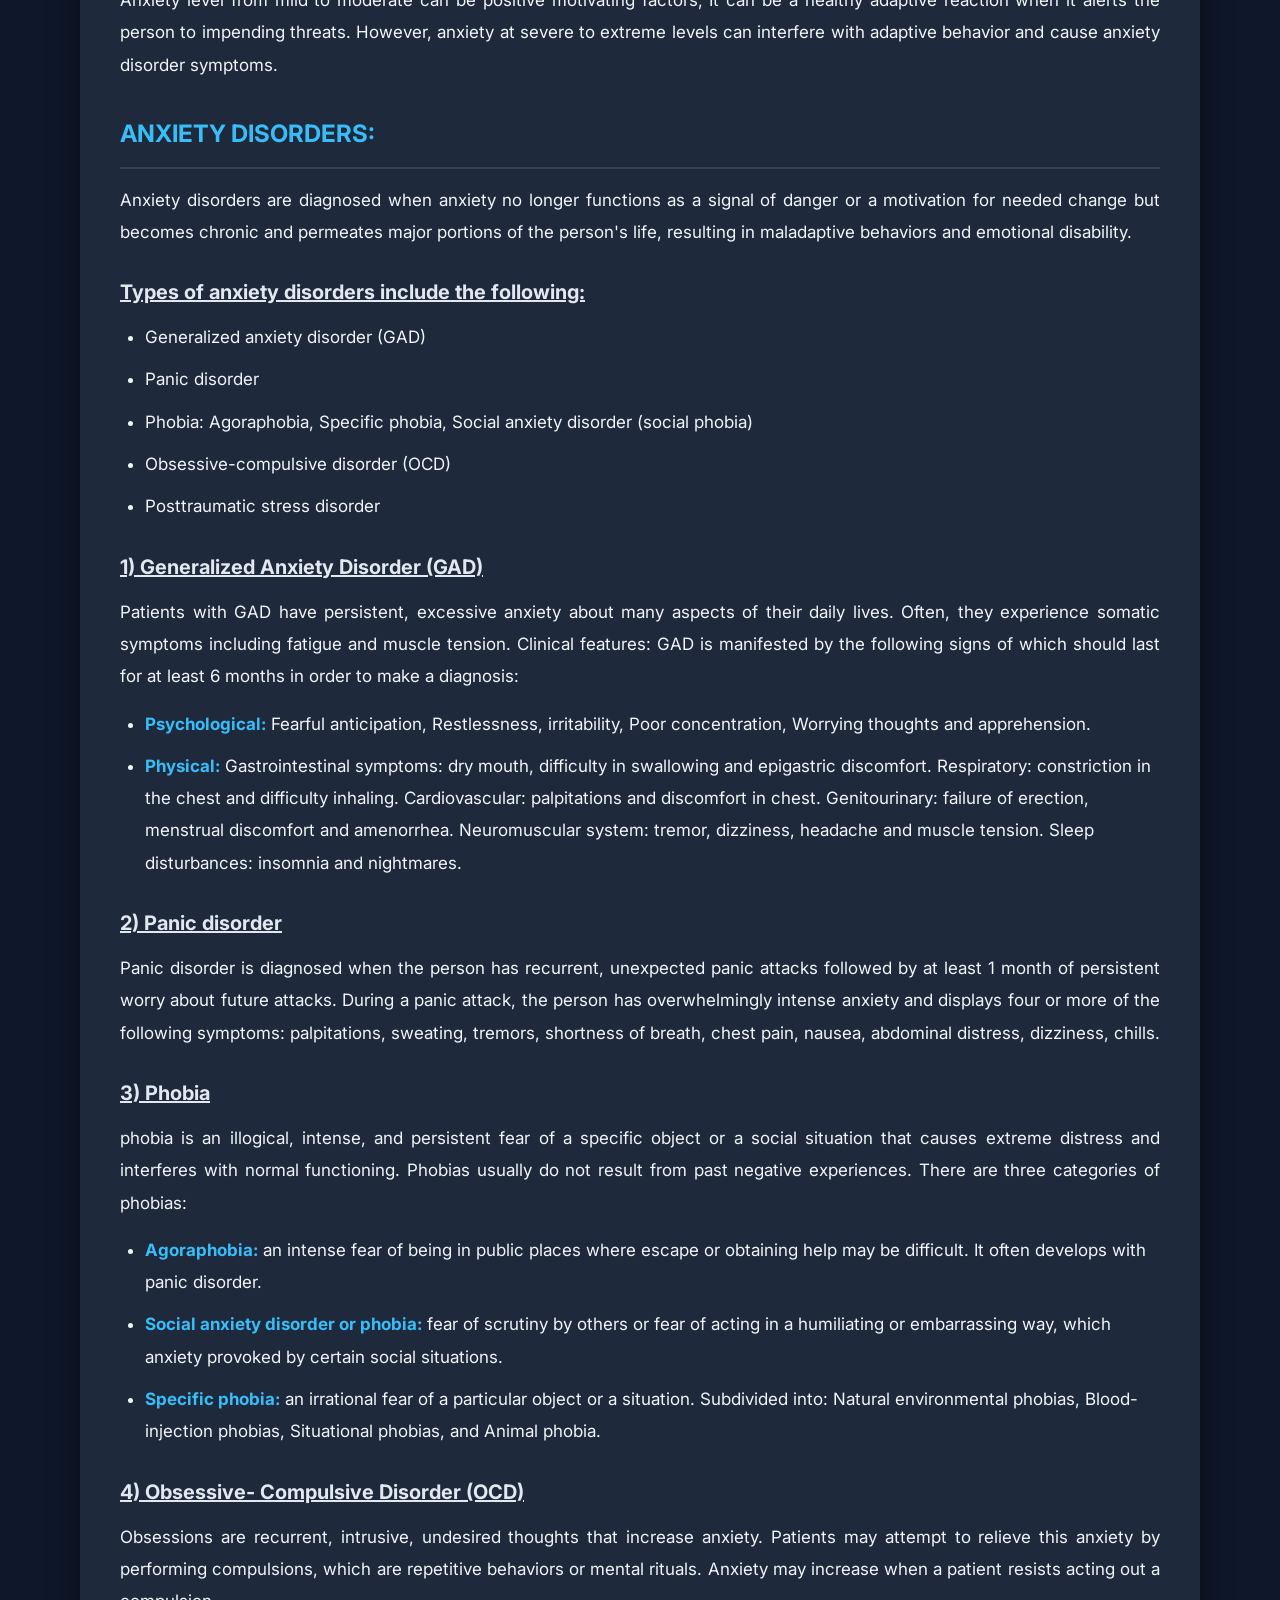
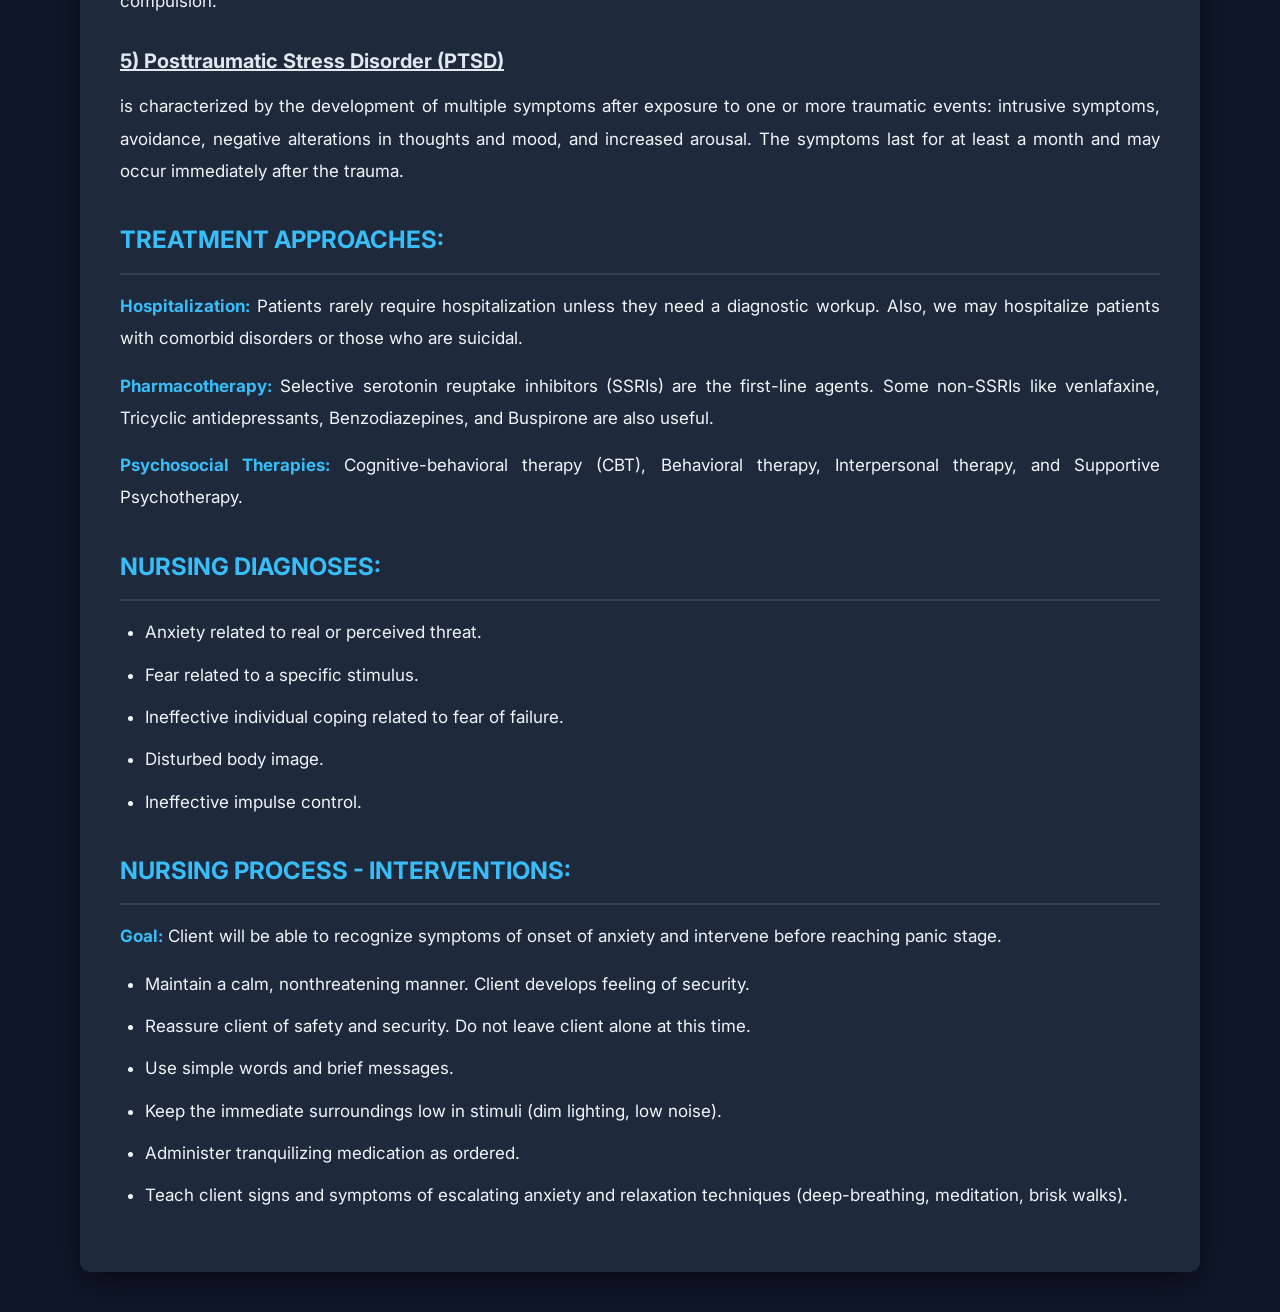
<file: anxiety.html>
<!DOCTYPE html>
<html lang="en" id="html-tag">
<head>
<meta charset="UTF-8">
<meta name="viewport" content="width=device-width, initial-scale=1.0">
<title>Anxiety Disorder - Full Lecture</title>
<link rel="stylesheet" href="style.css">
<link rel="stylesheet" href="https://cdnjs.cloudflare.com/ajax/libs/font-awesome/6.5.0/css/all.min.css">
<link href="https://fonts.googleapis.com/css2?family=Cairo:wght@400;600;700&family=Inter:wght@400;600;700&display=swap" rel="stylesheet">
<style>
  .book-page { background: #1e293b; border-radius: 10px; padding: 40px; margin-top: 20px; line-height: 1.9; font-size: 17px; color: #f1f5f9; box-shadow: 0 10px 30px rgba(0,0,0,0.5); }
  .book-page h2 { color: #38bdf8; border-bottom: 2px solid #334155; padding-bottom: 10px; margin-top: 30px; margin-bottom: 15px; font-size: 24px; text-transform: uppercase; }
  .book-page h3 { color: #e2e8f0; margin-top: 25px; margin-bottom: 10px; font-size: 20px; text-decoration: underline; }
  .book-page p { margin-bottom: 15px; text-align: justify; }
  .book-page ul { margin-bottom: 20px; padding-left: 25px; }
  .rtl-page .book-page ul { padding-left: 0; padding-right: 25px; }
  .book-page li { margin-bottom: 10px; }
  strong { color: #38bdf8; }
</style>
</head>
<body>

<a href="index.html" class="back-btn"><i class="fa-solid fa-arrow-left"></i> <span id="back-txt">Back</span></a>

<div class="content">
  <div class="title-area">
    <h1><i class="fa-solid fa-face-flushed"></i> Anxiety Disorder</h1>
    <button class="btn-lang" onclick="toggleLanguage()">ترجمة المحاضرة كاملة</button>
  </div>

  <div id="en-content" style="display: block;">
    <div class="book-page">
      <h2>Introduction:</h2>
      <p>For most people, anxiety is a part of everyday life. "I felt really nervous when I couldn't find a parking space right before my final exam. I know I would have done better if that hadn't happened." For some people, however, anxiety-related symptoms become severely debilitating and interfere with normal functioning. "Today I got so worried I wouldn't find a parking space before the final exam, I stayed home."</p>

      <h2>Definition:</h2>
      <p><strong>Anxiety</strong> is a vague feeling of dread or apprehension; it is a response to external or internal stimuli that can have behavioral, emotional, cognitive, and physical symptoms.</p>
      <p><strong>Fear</strong> is a reaction to a specific danger, Anxiety is distinguished from fear, which is feeling afraid or threatened by a clearly identifiable external stimulus that represents danger to the person.</p>
      <p>Anxiety is unavoidable in life and can serve many positive functions such as motivating the person to take action to solve a problem.</p>
      <p>Another important distinction between anxiety and fear is that anxiety affects us at a deeper level. It invades the central core of the personality and erodes feelings of self-esteem and personal worth.</p>
      <p><strong>Normal anxiety is a healthy reaction necessary for survival as:</strong></p>
      <ul>
        <li>Anxiety provides us the energy needed to carry out the tasks involved in living and striving toward goals.</li>
        <li>Anxiety motivates people to make and survive change.</li>
        <li>It prompts constructive behaviors, such as studying for an examination, being on time for a job interview, preparing for a presentation, and working toward a promotion.</li>
      </ul>

      <h2>Etiology of anxiety disorders:</h2>
      <ul>
        <li><strong>Genetic theory:</strong> About 15 to 20% of the first degree relatives of patients with anxiety disorder exhibit anxiety disorders themselves.</li>
        <li><strong>Freudian psychoanalytic theory:</strong> Neurotic symptoms are seen as the expression of intra psychic anxiety due to unresolved emotional conflicts dating from childhood. He described defense mechanisms as the human's attempt to control awareness of and to reduce anxiety.</li>
        <li><strong>Cognitive theory:</strong> Anxiety is the product of faulty cognitions. The individual begins to seek out avoidance behaviors to prevent the anxiety reactions, and phobias result.</li>
        <li><strong>Biochemical theory:</strong> Alteration in GABA (decreasing) and nor epinephrine levels (increasing) may lead to production of clinical anxiety.</li>
        <li><strong>Environmental factors:</strong> The incidence of neurosis rises with increasing environmental stress including family and marital factors, and social conditions such as poor housing and unemployment.</li>
      </ul>
      <p>Anxiety level from mild to moderate can be positive motivating factors, It can be a healthy adaptive reaction when it alerts the person to impending threats. However, anxiety at severe to extreme levels can interfere with adaptive behavior and cause anxiety disorder symptoms.</p>

      <h2>ANXIETY DISORDERS:</h2>
      <p>Anxiety disorders are diagnosed when anxiety no longer functions as a signal of danger or a motivation for needed change but becomes chronic and permeates major portions of the person's life, resulting in maladaptive behaviors and emotional disability.</p>

      <h3>Types of anxiety disorders include the following:</h3>
      <ul>
        <li>Generalized anxiety disorder (GAD)</li>
        <li>Panic disorder</li>
        <li>Phobia: Agoraphobia, Specific phobia, Social anxiety disorder (social phobia)</li>
        <li>Obsessive-compulsive disorder (OCD)</li>
        <li>Posttraumatic stress disorder</li>
      </ul>

      <h3>1) Generalized Anxiety Disorder (GAD)</h3>
      <p>Patients with GAD have persistent, excessive anxiety about many aspects of their daily lives. Often, they experience somatic symptoms including fatigue and muscle tension. Clinical features: GAD is manifested by the following signs of which should last for at least 6 months in order to make a diagnosis:</p>
      <ul>
        <li><strong>Psychological:</strong> Fearful anticipation, Restlessness, irritability, Poor concentration, Worrying thoughts and apprehension.</li>
        <li><strong>Physical:</strong> Gastrointestinal symptoms: dry mouth, difficulty in swallowing and epigastric discomfort. Respiratory: constriction in the chest and difficulty inhaling. Cardiovascular: palpitations and discomfort in chest. Genitourinary: failure of erection, menstrual discomfort and amenorrhea. Neuromuscular system: tremor, dizziness, headache and muscle tension. Sleep disturbances: insomnia and nightmares.</li>
      </ul>

      <h3>2) Panic disorder</h3>
      <p>Panic disorder is diagnosed when the person has recurrent, unexpected panic attacks followed by at least 1 month of persistent worry about future attacks. During a panic attack, the person has overwhelmingly intense anxiety and displays four or more of the following symptoms: palpitations, sweating, tremors, shortness of breath, chest pain, nausea, abdominal distress, dizziness, chills.</p>

      <h3>3) Phobia</h3>
      <p>phobia is an illogical, intense, and persistent fear of a specific object or a social situation that causes extreme distress and interferes with normal functioning. Phobias usually do not result from past negative experiences. There are three categories of phobias:</p>
      <ul>
        <li><strong>Agoraphobia:</strong> an intense fear of being in public places where escape or obtaining help may be difficult. It often develops with panic disorder.</li>
        <li><strong>Social anxiety disorder or phobia:</strong> fear of scrutiny by others or fear of acting in a humiliating or embarrassing way, which anxiety provoked by certain social situations.</li>
        <li><strong>Specific phobia:</strong> an irrational fear of a particular object or a situation. Subdivided into: Natural environmental phobias, Blood-injection phobias, Situational phobias, and Animal phobia.</li>
      </ul>

      <h3>4) Obsessive- Compulsive Disorder (OCD)</h3>
      <p>Obsessions are recurrent, intrusive, undesired thoughts that increase anxiety. Patients may attempt to relieve this anxiety by performing compulsions, which are repetitive behaviors or mental rituals. Anxiety may increase when a patient resists acting out a compulsion.</p>

      <h3>5) Posttraumatic Stress Disorder (PTSD)</h3>
      <p>is characterized by the development of multiple symptoms after exposure to one or more traumatic events: intrusive symptoms, avoidance, negative alterations in thoughts and mood, and increased arousal. The symptoms last for at least a month and may occur immediately after the trauma.</p>

      <h2>Treatment approaches:</h2>
      <p><strong>Hospitalization:</strong> Patients rarely require hospitalization unless they need a diagnostic workup. Also, we may hospitalize patients with comorbid disorders or those who are suicidal.</p>
      <p><strong>Pharmacotherapy:</strong> Selective serotonin reuptake inhibitors (SSRIs) are the first-line agents. Some non-SSRIs like venlafaxine, Tricyclic antidepressants, Benzodiazepines, and Buspirone are also useful.</p>
      <p><strong>Psychosocial Therapies:</strong> Cognitive-behavioral therapy (CBT), Behavioral therapy, Interpersonal therapy, and Supportive Psychotherapy.</p>

      <h2>Nursing Diagnoses:</h2>
      <ul>
        <li>Anxiety related to real or perceived threat.</li>
        <li>Fear related to a specific stimulus.</li>
        <li>Ineffective individual coping related to fear of failure.</li>
        <li>Disturbed body image.</li>
        <li>Ineffective impulse control.</li>
      </ul>

      <h2>Nursing Process - Interventions:</h2>
      <p><strong>Goal:</strong> Client will be able to recognize symptoms of onset of anxiety and intervene before reaching panic stage.</p>
      <ul>
        <li>Maintain a calm, nonthreatening manner. Client develops feeling of security.</li>
        <li>Reassure client of safety and security. Do not leave client alone at this time.</li>
        <li>Use simple words and brief messages.</li>
        <li>Keep the immediate surroundings low in stimuli (dim lighting, low noise).</li>
        <li>Administer tranquilizing medication as ordered.</li>
        <li>Teach client signs and symptoms of escalating anxiety and relaxation techniques (deep-breathing, meditation, brisk walks).</li>
      </ul>
    </div>
  </div>

  <div id="ar-content" style="display: none; direction: rtl; text-align: right; font-family: 'Cairo', sans-serif;">
    <div class="book-page">
      <h2>مقدمة:</h2>
      <p>بالنسبة لمعظم الناس، يعتبر القلق جزءاً من الحياة اليومية. "شعرت بتوتر شديد عندما لم أجد مكاناً لوقوف السيارات قبل امتحاني النهائي". ولكن بالنسبة لبعض الأشخاص، تصبح الأعراض المرتبطة بالقلق منهكة للغاية وتتداخل مع الأداء الطبيعي.</p>

      <h2>التعريف:</h2>
      <p><strong>القلق</strong> هو شعور غامض بالرهبة أو التوجس؛ وهو استجابة لمثيرات خارجية أو داخلية يمكن أن تظهر في أعراض سلوكية وعاطفية ومعرفية وجسدية.</p>
      <p><strong>الخوف</strong> هو رد فعل لخطر محدد. يتم تمييز القلق عن الخوف، وهو الشعور بالخوف أو التهديد من مثير خارجي واضح يمكن التعرف عليه يمثل خطراً على الشخص.</p>
      <p>القلق أمر لا مفر منه في الحياة ويمكن أن يخدم العديد من الوظائف الإيجابية مثل تحفيز الشخص على اتخاذ إجراء لحل مشكلة ما. يؤثر القلق علينا بمستوى أعمق؛ فهو يغزو جوهر الشخصية ويؤدي لتآكل مشاعر احترام الذات والقيمة الشخصية.</p>
      <p><strong>القلق الطبيعي هو رد فعل صحي ضروري للبقاء للأسباب التالية:</strong></p>
      <ul>
        <li>يوفر لنا الطاقة اللازمة لإنجاز المهام والعيش والسعي نحو الأهداف.</li>
        <li>يحفز الناس على إجراء التغيير والتعايش معه.</li>
        <li>يشجع السلوكيات البناءة، مثل الدراسة للاختبار، والوصول في الوقت المحدد لمقابلة عمل.</li>
      </ul>

      <h2>أسباب اضطرابات القلق:</h2>
      <ul>
        <li><strong>النظرية الوراثية:</strong> حوالي 15 إلى 20% من أقارب الدرجة الأولى للمرضى يعانون من اضطرابات القلق.</li>
        <li><strong>النظرية التحليلية النفسية لفرويد:</strong> تُرى الأعراض العصابية كتعبير عن قلق بسبب صراعات عاطفية لم تُحل منذ الطفولة.</li>
        <li><strong>النظرية المعرفية:</strong> القلق هو نتاج إدراك خاطئ، مما يؤدي لسلوكيات التجنب ومن ثم الرهاب.</li>
        <li><strong>النظرية البيوكيميائية:</strong> تغير في مستويات GABA (نقص) والنورإبينفرين (زيادة).</li>
        <li><strong>العوامل البيئية:</strong> زيادة الضغوط البيئية بما في ذلك العوامل العائلية والزوجية وظروف مثل البطالة وسوء السكن.</li>
      </ul>

      <h2>اضطرابات القلق:</h2>
      <p>تُشخص اضطرابات القلق عندما لا يعود القلق يعمل كإشارة للخطر أو دافع للتغيير المطلوب، بل يصبح مزمناً ويتغلغل في أجزاء رئيسية من حياة الشخص.</p>

      <h3>أنواع اضطرابات القلق تشمل:</h3>
      <ul>
        <li>اضطراب القلق العام (GAD).</li>
        <li>اضطراب الهلع (Panic disorder).</li>
        <li>الرهاب (رهاب الأماكن العامة، الرهاب النوعي، الرهاب الاجتماعي).</li>
        <li>اضطراب الوسواس القهري (OCD).</li>
        <li>اضطراب ما بعد الصدمة (PTSD).</li>
      </ul>

      <h3>1) اضطراب القلق العام (GAD)</h3>
      <p>يعاني المرضى من قلق مفرط ومستمر بشأن جوانب عديدة من حياتهم اليومية، وغالباً ما يعانون من أعراض جسدية مثل التعب وتوتر العضلات.</p>
      <p><strong>الأعراض السريرية (يجب أن تستمر 6 أشهر للتشخيص):</strong> نفسياً (تململ، ضعف تركيز، أفكار مقلقة) وجسدياً (جفاف الفم، ضيق الصدر، خفقان، رعشة، اضطرابات النوم).</p>

      <h3>طرق العلاج:</h3>
      <ul>
        <li><strong>العلاج الدوائي:</strong> مثبطات استرداد السيروتونين (SSRIs) كخيار أول، البنزوديازيبينات، والبوسبيرون.</li>
        <li><strong>العلاجات النفسية الاجتماعية:</strong> العلاج المعرفي السلوكي (CBT)، العلاج السلوكي، والعلاج الداعم.</li>
      </ul>

      <h2>العملية التمريضية والتدخلات:</h2>
      <ul>
        <li>الحفاظ على أسلوب هادئ وغير مهدد لتطوير شعور المريض بالأمان.</li>
        <li>طمأنة المريض بشأن سلامته وعدم تركه وحيداً أثناء نوبات القلق.</li>
        <li>إبقاء البيئة المحيطة منخفضة المثيرات (إضاءة خافتة، ضوضاء قليلة).</li>
        <li>تعليم المريض علامات تصاعد القلق وتقنيات الاسترخاء (التنفس العميق، التأمل، المشي السريع).</li>
      </ul>
    </div>
  </div>
</div>

<script>
  window.onload = function() {
    const urlParams = new URLSearchParams(window.location.search);
    if (urlParams.get('lang') === 'ar') toggleLanguage(true);
  };

  function toggleLanguage(forceAr = false) {
    const en = document.getElementById('en-content');
    const ar = document.getElementById('ar-content');
    const btn = document.querySelector('.btn-lang');
    const backTxt = document.getElementById('back-txt');
    
    if (en.style.display === 'block' || forceAr) {
      en.style.display = 'none';
      ar.style.display = 'block';
      btn.innerText = "View English Version";
      backTxt.innerText = "رجوع للفهرس";
      document.getElementById('html-tag').dir = "rtl";
    } else {
      en.style.display = 'block';
      ar.style.display = 'none';
      btn.innerText = "ترجمة المحاضرة كاملة";
      backTxt.innerText = "Back";
      document.getElementById('html-tag').dir = "ltr";
    }
  }
</script>
</body>
</html>
</file>
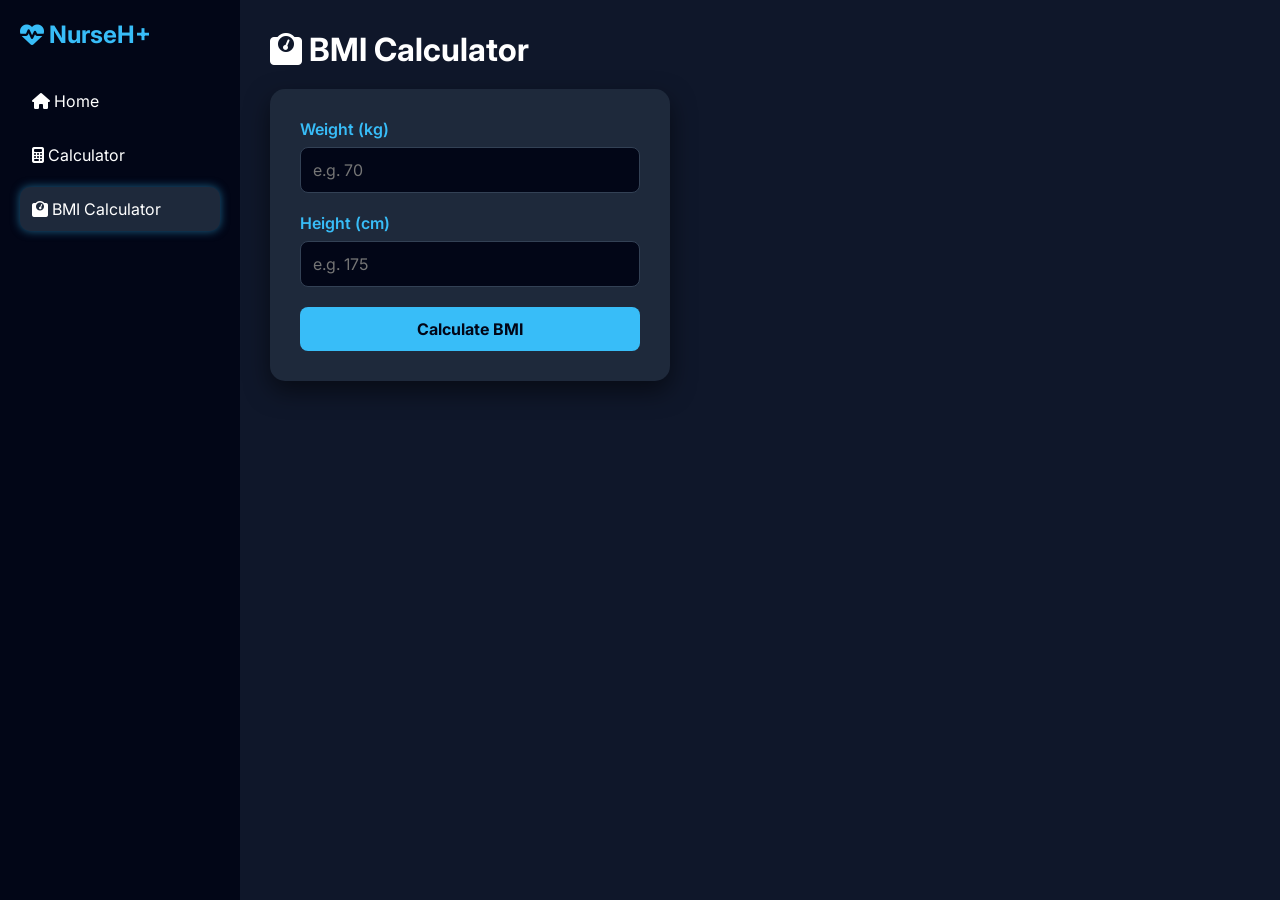
<file: bmi.html>
<!DOCTYPE html>
<html lang="en">
<head>
<meta charset="UTF-8">
<title>BMI Calculator - NurseH+</title>
<link rel="stylesheet" href="style.css">
<link rel="stylesheet" href="https://cdnjs.cloudflare.com/ajax/libs/font-awesome/6.5.0/css/all.min.css">
<link href="https://fonts.googleapis.com/css2?family=Cairo:wght@400;600&family=Inter:wght@400;600&display=swap" rel="stylesheet">
<style>
  .bmi-container { background: #1e293b; padding: 30px; border-radius: 15px; width: 100%; max-width: 400px; box-shadow: 0 10px 25px rgba(0,0,0,0.5); margin-top: 20px; }
  .input-group { margin-bottom: 20px; }
  .input-group label { display: block; margin-bottom: 8px; color: #38bdf8; font-weight: 600; font-family: 'Inter'; }
  .input-group input { width: 100%; padding: 12px; border-radius: 8px; background: #020617; border: 1px solid #334155; color: white; font-size: 16px; outline: none; }
  .calc-btn { width: 100%; background: #38bdf8; color: #020617; padding: 12px; border: none; border-radius: 8px; font-size: 16px; font-weight: bold; cursor: pointer; transition: 0.3s; font-family: 'Inter'; }
  .calc-btn:hover { background: #0284c7; color: white; }
  .result-box { margin-top: 25px; padding: 15px; background: #020617; border-radius: 8px; text-align: center; display: none; }
  .result-box h2 { color: #10b981; margin-bottom: 5px; font-size: 28px; }
  .result-box p { color: #cbd5e1; font-size: 16px; }
</style>
</head>
<body>

<div class="sidebar">
  <h2><i class="fa-solid fa-heart-pulse"></i> NurseH+</h2>
  <ul>
    <li onclick="location.href='index.html'"><i class="fa-solid fa-house"></i> Home</li>
    <li onclick="location.href='calculator.html'"><i class="fa-solid fa-calculator"></i> Calculator</li>
    <li class="active" onclick="location.href='bmi.html'"><i class="fa-solid fa-weight-scale"></i> BMI Calculator</li>
  </ul>
</div>

<div class="main">
  <h1><i class="fa-solid fa-weight-scale"></i> BMI Calculator</h1>
  
  <div class="bmi-container">
    <div class="input-group">
      <label>Weight (kg)</label>
      <input type="number" id="weight" placeholder="e.g. 70">
    </div>
    <div class="input-group">
      <label>Height (cm)</label>
      <input type="number" id="height" placeholder="e.g. 175">
    </div>
    <button class="calc-btn" onclick="calculateBMI()">Calculate BMI</button>

    <div class="result-box" id="result-box">
      <h2 id="bmi-value">22.5</h2>
      <p id="bmi-category">Normal weight</p>
    </div>
  </div>
</div>

<script>
  function calculateBMI() {
    let weight = document.getElementById('weight').value;
    let height = document.getElementById('height').value;
    let resultBox = document.getElementById('result-box');
    let bmiValue = document.getElementById('bmi-value');
    let bmiCategory = document.getElementById('bmi-category');

    if (weight > 0 && height > 0) {
      // تحويل الطول من سم إلى متر
      let heightInMeters = height / 100;
      // حساب BMI
      let bmi = (weight / (heightInMeters * heightInMeters)).toFixed(1);
      
      bmiValue.innerText = bmi;
      resultBox.style.display = 'block';

      // تحديد الفئة
      if (bmi < 18.5) {
        bmiCategory.innerText = "Underweight (نحافة)";
        bmiValue.style.color = "#fbbf24"; // أصفر
      } else if (bmi >= 18.5 && bmi <= 24.9) {
        bmiCategory.innerText = "Normal weight (طبيعي)";
        bmiValue.style.color = "#10b981"; // أخضر
      } else if (bmi >= 25 && bmi <= 29.9) {
        bmiCategory.innerText = "Overweight (زيادة وزن)";
        bmiValue.style.color = "#f97316"; // برتقالي
      } else {
        bmiCategory.innerText = "Obese (سمنة)";
        bmiValue.style.color = "#ef4444"; // أحمر
      }
    } else {
      alert("Please enter valid weight and height.");
    }
  }
</script>
</body>
</html>
</file>
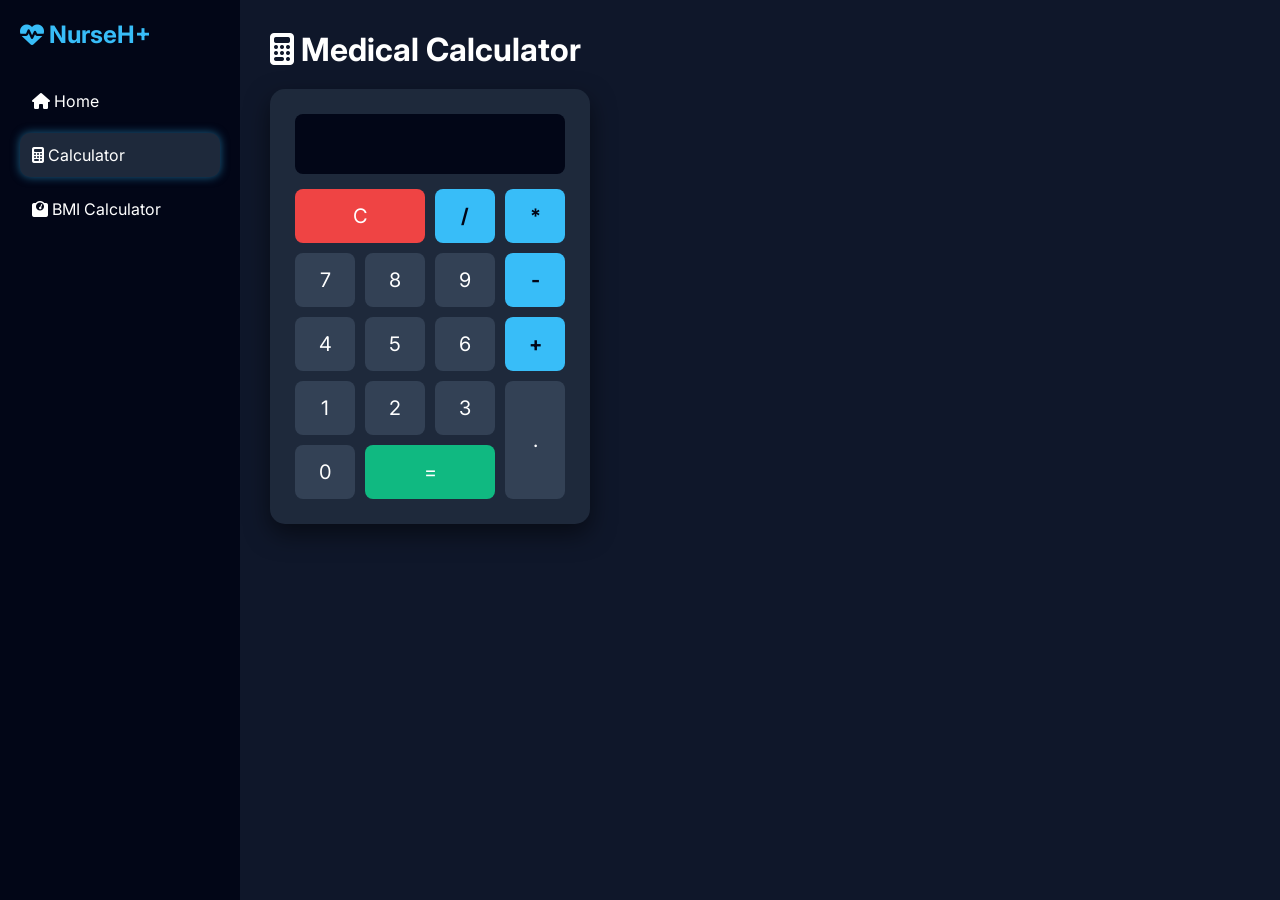
<file: calculator.html>
<!DOCTYPE html>
<html lang="en">
<head>
<meta charset="UTF-8">
<title>Calculator - NurseH+</title>
<link rel="stylesheet" href="style.css">
<link rel="stylesheet" href="https://cdnjs.cloudflare.com/ajax/libs/font-awesome/6.5.0/css/all.min.css">
<link href="https://fonts.googleapis.com/css2?family=Cairo:wght@400;600&family=Inter:wght@400;600&display=swap" rel="stylesheet">
<style>
  .calc-container { background: #1e293b; padding: 25px; border-radius: 15px; width: 320px; box-shadow: 0 10px 25px rgba(0,0,0,0.5); margin-top: 20px; }
  .display { width: 100%; height: 60px; background: #020617; color: #38bdf8; text-align: right; font-size: 28px; padding: 10px; border: none; border-radius: 8px; margin-bottom: 15px; outline: none; font-family: 'Inter'; }
  .keys { display: grid; grid-template-columns: repeat(4, 1fr); gap: 10px; }
  .btn { padding: 15px; font-size: 20px; border: none; border-radius: 8px; cursor: pointer; background: #334155; color: white; transition: 0.2s; font-family: 'Inter'; }
  .btn:hover { background: #475569; }
  .btn.operator { background: #38bdf8; color: #020617; font-weight: bold; }
  .btn.operator:hover { background: #0284c7; color: white; }
  .btn.equal { grid-column: span 2; background: #10b981; color: white; }
  .btn.equal:hover { background: #059669; }
  .btn.clear { grid-column: span 2; background: #ef4444; color: white; }
  .btn.clear:hover { background: #dc2626; }
</style>
</head>
<body>

<div class="sidebar">
  <h2><i class="fa-solid fa-heart-pulse"></i> NurseH+</h2>
  <ul>
    <li onclick="location.href='index.html'"><i class="fa-solid fa-house"></i> Home</li>
    <li class="active" onclick="location.href='calculator.html'"><i class="fa-solid fa-calculator"></i> Calculator</li>
    <li onclick="location.href='bmi.html'"><i class="fa-solid fa-weight-scale"></i> BMI Calculator</li>
  </ul>
</div>

<div class="main">
  <h1><i class="fa-solid fa-calculator"></i> Medical Calculator</h1>
  
  <div class="calc-container">
    <input type="text" class="display" id="display" disabled>
    <div class="keys">
      <button class="btn clear" onclick="clearDisplay()">C</button>
      <button class="btn operator" onclick="appendOperator('/')">/</button>
      <button class="btn operator" onclick="appendOperator('*')">*</button>
      
      <button class="btn" onclick="appendNumber('7')">7</button>
      <button class="btn" onclick="appendNumber('8')">8</button>
      <button class="btn" onclick="appendNumber('9')">9</button>
      <button class="btn operator" onclick="appendOperator('-')">-</button>
      
      <button class="btn" onclick="appendNumber('4')">4</button>
      <button class="btn" onclick="appendNumber('5')">5</button>
      <button class="btn" onclick="appendNumber('6')">6</button>
      <button class="btn operator" onclick="appendOperator('+')">+</button>
      
      <button class="btn" onclick="appendNumber('1')">1</button>
      <button class="btn" onclick="appendNumber('2')">2</button>
      <button class="btn" onclick="appendNumber('3')">3</button>
      <button class="btn" style="grid-row: span 2;" onclick="appendNumber('.')">.</button>

      <button class="btn" onclick="appendNumber('0')">0</button>
      <button class="btn equal" onclick="calculate()">=</button>
    </div>
  </div>
</div>

<script>
  let display = document.getElementById('display');
  function appendNumber(number) { display.value += number; }
  function appendOperator(operator) { display.value += ' ' + operator + ' '; }
  function clearDisplay() { display.value = ''; }
  function calculate() {
    try { display.value = eval(display.value); } 
    catch (e) { display.value = 'Error'; }
  }
</script>
</body>
</html>
</file>
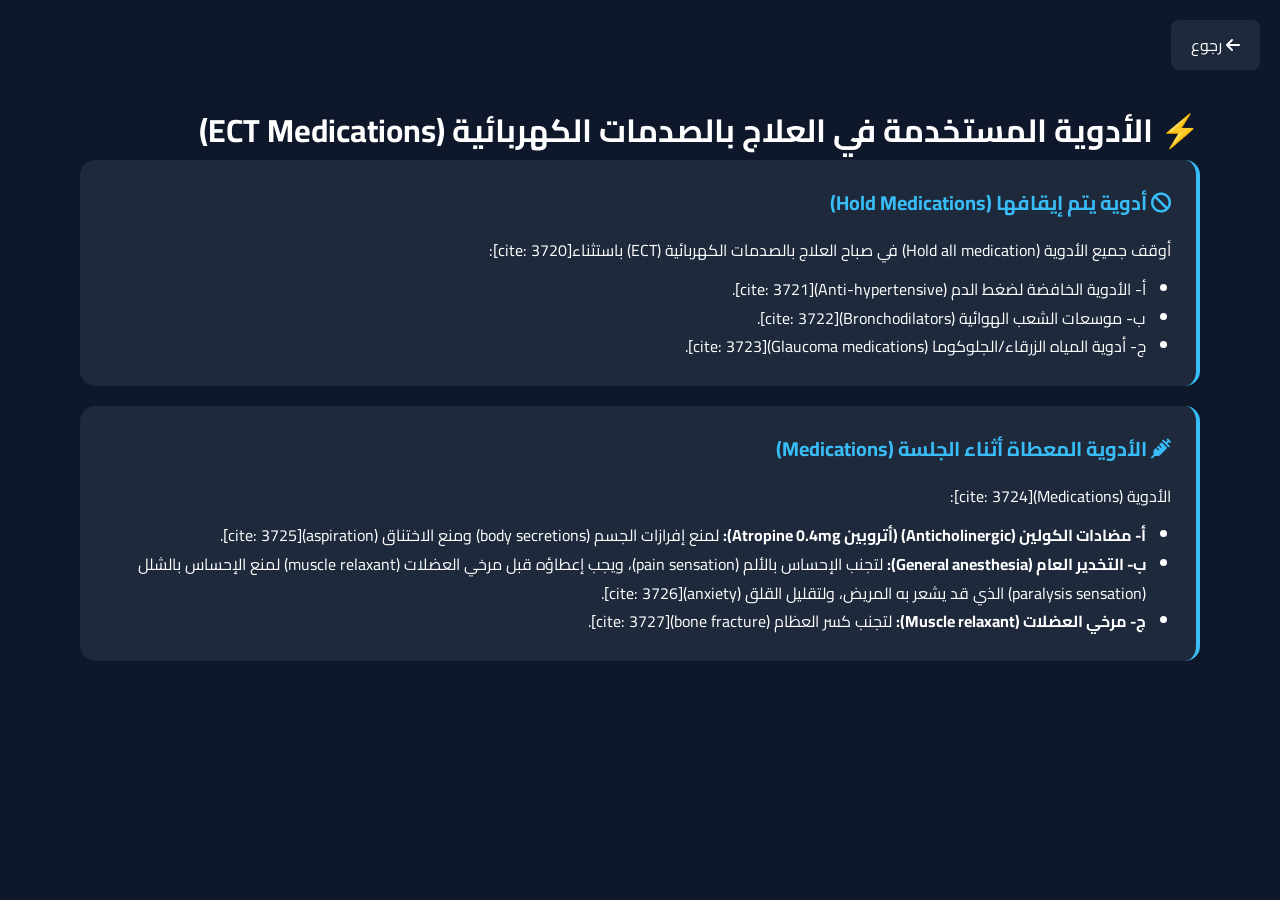
<file: ect.html>
<!DOCTYPE html>
<html lang="ar" dir="rtl">
<head>
<meta charset="UTF-8">
<title>ECT Medications - أدوية العلاج بالكهرباء</title>
<link rel="stylesheet" href="style.css">
<link rel="stylesheet" href="https://cdnjs.cloudflare.com/ajax/libs/font-awesome/6.5.0/css/all.min.css">
<link href="https://fonts.googleapis.com/css2?family=Cairo:wght@400;600&display=swap" rel="stylesheet">
</head>
<body class="rtl-page">
<a href="index.html" class="back-btn"><i class="fa-solid fa-arrow-left"></i> رجوع</a>

<div class="content" style="margin-top: 60px;">
  <h1>⚡ الأدوية المستخدمة في العلاج بالصدمات الكهربائية (ECT Medications)</h1>
  <div class="grid">
    
    <div class="box">
      <h3><i class="fa-solid fa-ban"></i> أدوية يتم إيقافها (Hold Medications)</h3>
      <p>أوقف جميع الأدوية (Hold all medication) في صباح العلاج بالصدمات الكهربائية (ECT) باستثناء[cite: 3720]:</p>
      <ul>
        <li>أ- الأدوية الخافضة لضغط الدم (Anti-hypertensive)[cite: 3721].</li>
        <li>ب- موسعات الشعب الهوائية (Bronchodilators)[cite: 3722].</li>
        <li>ج- أدوية المياه الزرقاء/الجلوكوما (Glaucoma medications)[cite: 3723].</li>
      </ul>
    </div>

    <div class="box">
      <h3><i class="fa-solid fa-syringe"></i> الأدوية المعطاة أثناء الجلسة (Medications)</h3>
      <p>الأدوية (Medications)[cite: 3724]:</p>
      <ul>
        <li><strong>أ- مضادات الكولين (Anticholinergic) (أتروبين Atropine 0.4mg):</strong> لمنع إفرازات الجسم (body secretions) ومنع الاختناق (aspiration)[cite: 3725].</li>
        <li><strong>ب- التخدير العام (General anesthesia):</strong> لتجنب الإحساس بالألم (pain sensation)، ويجب إعطاؤه قبل مرخي العضلات (muscle relaxant) لمنع الإحساس بالشلل (paralysis sensation) الذي قد يشعر به المريض، ولتقليل القلق (anxiety)[cite: 3726].</li>
        <li><strong>ج- مرخي العضلات (Muscle relaxant):</strong> لتجنب كسر العظام (bone fracture)[cite: 3727].</li>
      </ul>
    </div>

  </div>
</div>
</body>
</html>
</file>
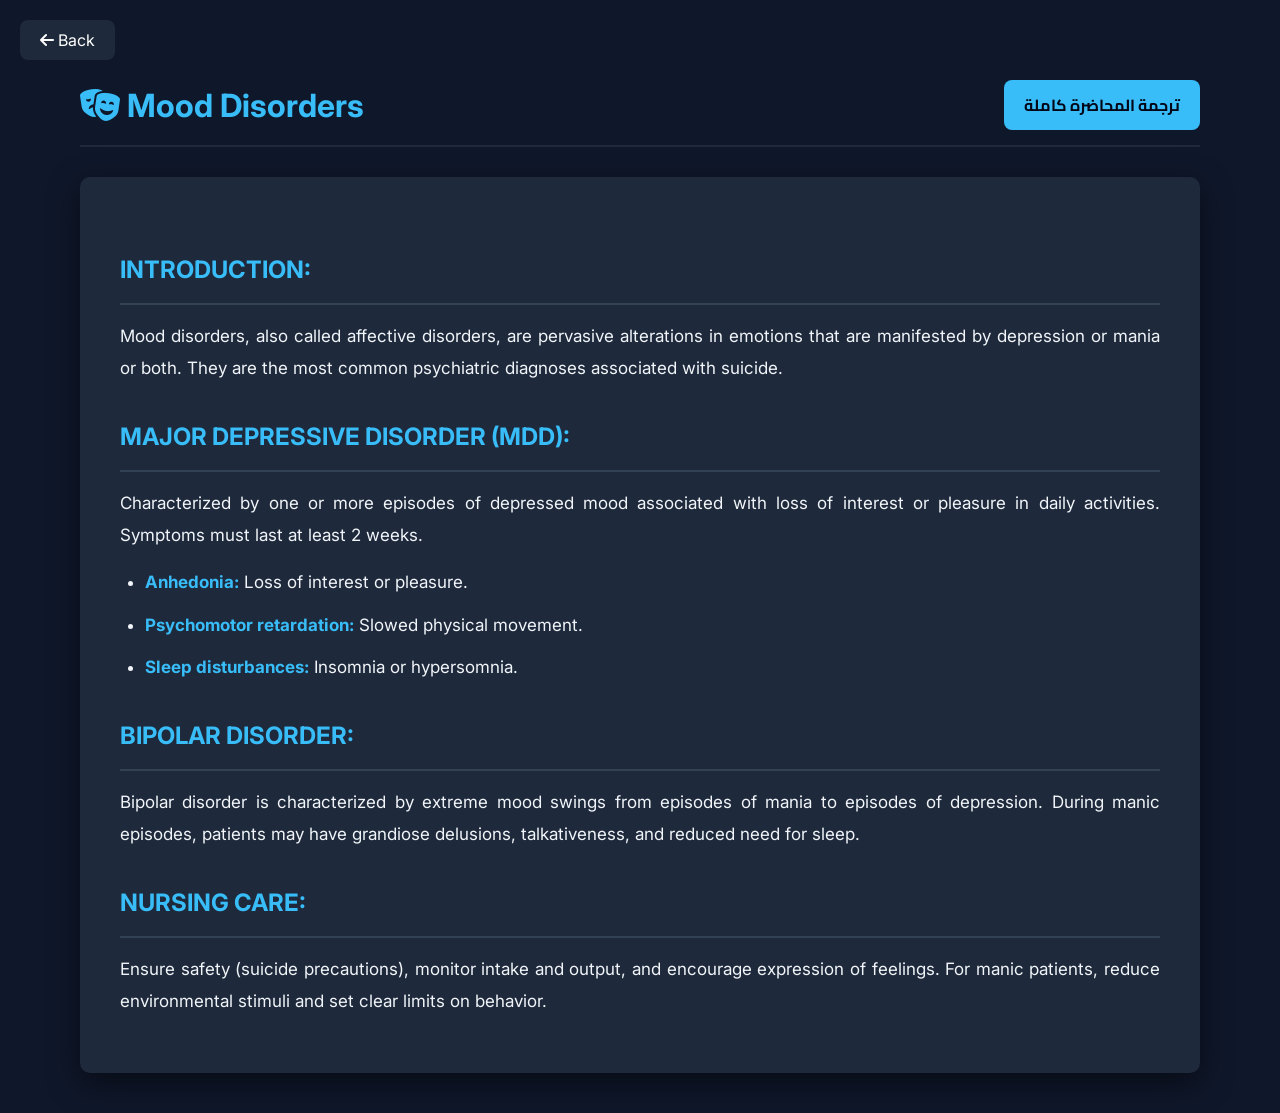
<file: mood_disorders.html>
<!DOCTYPE html>
<html lang="en" id="html-tag">
<head>
<meta charset="UTF-8">
<meta name="viewport" content="width=device-width, initial-scale=1.0">
<title>Mood Disorders - Full Lecture</title>
<link rel="stylesheet" href="style.css">
<link rel="stylesheet" href="https://cdnjs.cloudflare.com/ajax/libs/font-awesome/6.5.0/css/all.min.css">
<link href="https://fonts.googleapis.com/css2?family=Cairo:wght@400;600;700&family=Inter:wght@400;600;700&display=swap" rel="stylesheet">
<style>
  .book-page { background: #1e293b; border-radius: 10px; padding: 40px; margin-top: 20px; line-height: 1.9; font-size: 17px; color: #f1f5f9; box-shadow: 0 10px 30px rgba(0,0,0,0.5); }
  .book-page h2 { color: #38bdf8; border-bottom: 2px solid #334155; padding-bottom: 10px; margin-top: 30px; margin-bottom: 15px; font-size: 24px; text-transform: uppercase; }
  .book-page h3 { color: #e2e8f0; margin-top: 25px; margin-bottom: 10px; font-size: 20px; text-decoration: underline; }
  .book-page p { margin-bottom: 15px; text-align: justify; }
  .book-page ul { margin-bottom: 20px; padding-left: 25px; }
  .rtl-page .book-page ul { padding-left: 0; padding-right: 25px; }
  .book-page li { margin-bottom: 10px; }
  strong { color: #38bdf8; }
</style>
</head>
<body>

<a href="index.html" class="back-btn"><i class="fa-solid fa-arrow-left"></i> <span id="back-txt">Back</span></a>

<div class="content">
  <div class="title-area">
    <h1><i class="fa-solid fa-masks-theater"></i> Mood Disorders</h1>
    <button class="btn-lang" onclick="toggleLanguage()">ترجمة المحاضرة كاملة</button>
  </div>

  <div id="en-content" style="display: block;">
    <div class="book-page">
      <h2>Introduction:</h2>
      <p>Mood disorders, also called affective disorders, are pervasive alterations in emotions that are manifested by depression or mania or both. They are the most common psychiatric diagnoses associated with suicide.</p>

      <h2>Major Depressive Disorder (MDD):</h2>
      <p>Characterized by one or more episodes of depressed mood associated with loss of interest or pleasure in daily activities. Symptoms must last at least 2 weeks.</p>
      <ul>
        <li><strong>Anhedonia:</strong> Loss of interest or pleasure.</li>
        <li><strong>Psychomotor retardation:</strong> Slowed physical movement.</li>
        <li><strong>Sleep disturbances:</strong> Insomnia or hypersomnia.</li>
      </ul>

      <h2>Bipolar Disorder:</h2>
      <p>Bipolar disorder is characterized by extreme mood swings from episodes of mania to episodes of depression. During manic episodes, patients may have grandiose delusions, talkativeness, and reduced need for sleep.</p>

      <h2>Nursing Care:</h2>
      <p>Ensure safety (suicide precautions), monitor intake and output, and encourage expression of feelings. For manic patients, reduce environmental stimuli and set clear limits on behavior.</p>
    </div>
  </div>

  <div id="ar-content" style="display: none; direction: rtl; text-align: right; font-family: 'Cairo', sans-serif;">
    <div class="book-page">
      <h2>مقدمة:</h2>
      <p>اضطرابات المزاج هي تغيرات منتشرة في العواطف تظهر في صورة اكتئاب أو هوس أو كليهما. وهي التشخيصات النفسية الأكثر ارتباطاً بخطر الانتحار.</p>

      <h2>الاضطراب الاكتئابي الشديد:</h2>
      <p>يتميز بنوبات من المزاج المكتئب وفقدان الاهتمام بالأنشطة اليومية لمدة لا تقل عن أسبوعين.</p>
      <ul>
        <li><strong>انعدام المتعة:</strong> فقدان الاهتمام أو اللذة.</li>
        <li><strong>البطء النفسي الحركي:</strong> تباطؤ الحركة الجسدية.</li>
      </ul>

      <h2>الاضطراب ثنائي القطب:</h2>
      <p>يتميز بتقلبات مزاجية حادة بين نوبات الهوس ونوبات الاكتئاب. خلال نوبات الهوس، قد يعاني المرضى من ضلالات العظمة وكثرة الكلام ونقص الحاجة للنوم.</p>
    </div>
  </div>
</div>

<script>
  window.onload = function() {
    const urlParams = new URLSearchParams(window.location.search);
    if (urlParams.get('lang') === 'ar') toggleLanguage(true);
  };

  function toggleLanguage(forceAr = false) {
    const en = document.getElementById('en-content');
    const ar = document.getElementById('ar-content');
    const btn = document.querySelector('.btn-lang');
    const backTxt = document.getElementById('back-txt');
    if (en.style.display === 'block' || forceAr) {
      en.style.display = 'none'; ar.style.display = 'block';
      btn.innerText = "View English Version"; backTxt.innerText = "رجوع للفهرس";
      document.getElementById('html-tag').dir = "rtl";
    } else {
      en.style.display = 'block'; ar.style.display = 'none';
      btn.innerText = "ترجمة المحاضرة كاملة"; backTxt.innerText = "Back";
      document.getElementById('html-tag').dir = "ltr";
    }
  }
</script>
</body>
</html>
</file>
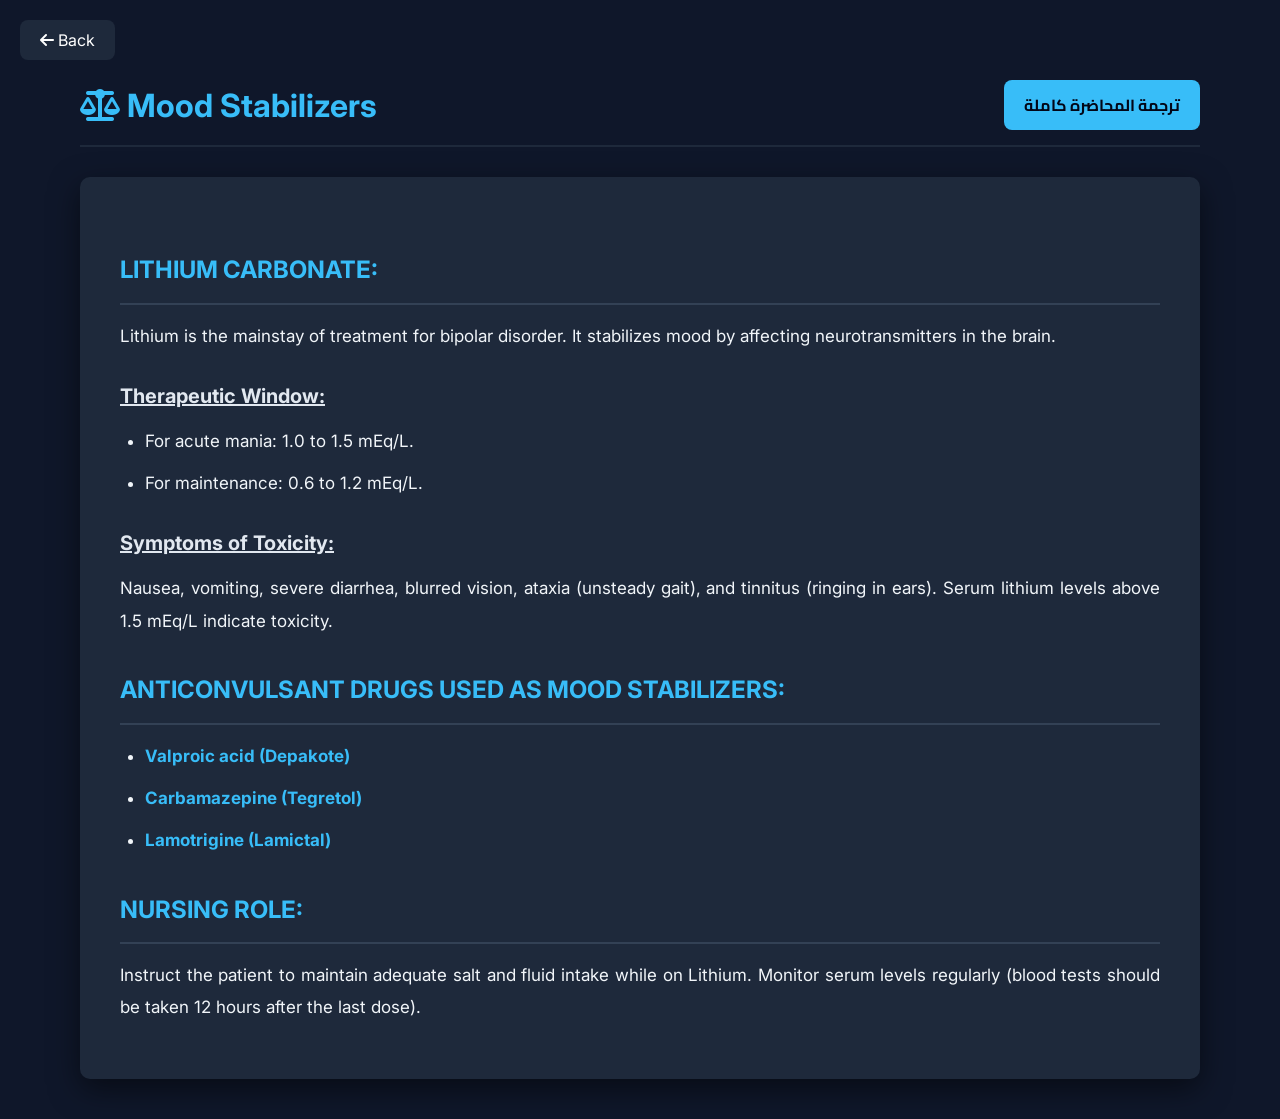
<file: mood_stabilizers.html>
<!DOCTYPE html>
<html lang="en" id="html-tag">
<head>
<meta charset="UTF-8">
<meta name="viewport" content="width=device-width, initial-scale=1.0">
<title>Mood Stabilizers - Full Lecture</title>
<link rel="stylesheet" href="style.css">
<link rel="stylesheet" href="https://cdnjs.cloudflare.com/ajax/libs/font-awesome/6.5.0/css/all.min.css">
<link href="https://fonts.googleapis.com/css2?family=Cairo:wght@400;600;700&family=Inter:wght@400;600;700&display=swap" rel="stylesheet">
<style>
  .book-page { background: #1e293b; border-radius: 10px; padding: 40px; margin-top: 20px; line-height: 1.9; font-size: 17px; color: #f1f5f9; box-shadow: 0 10px 30px rgba(0,0,0,0.5); }
  .book-page h2 { color: #38bdf8; border-bottom: 2px solid #334155; padding-bottom: 10px; margin-top: 30px; margin-bottom: 15px; font-size: 24px; text-transform: uppercase; }
  .book-page h3 { color: #e2e8f0; margin-top: 25px; margin-bottom: 10px; font-size: 20px; text-decoration: underline; }
  .book-page p { margin-bottom: 15px; text-align: justify; }
  .book-page ul { margin-bottom: 20px; padding-left: 25px; }
  .rtl-page .book-page ul { padding-left: 0; padding-right: 25px; }
  .book-page li { margin-bottom: 10px; }
  strong { color: #38bdf8; }
</style>
</head>
<body>

<a href="index.html" class="back-btn"><i class="fa-solid fa-arrow-left"></i> <span id="back-txt">Back</span></a>

<div class="content">
  <div class="title-area">
    <h1><i class="fa-solid fa-scale-balanced"></i> Mood Stabilizers</h1>
    <button class="btn-lang" onclick="toggleLanguage()">ترجمة المحاضرة كاملة</button>
  </div>

  <div id="en-content" style="display: block;">
    <div class="book-page">
      <h2>Lithium Carbonate:</h2>
      <p>Lithium is the mainstay of treatment for bipolar disorder. It stabilizes mood by affecting neurotransmitters in the brain.</p>
      <h3>Therapeutic Window:</h3>
      <ul>
        <li>For acute mania: 1.0 to 1.5 mEq/L.</li>
        <li>For maintenance: 0.6 to 1.2 mEq/L.</li>
      </ul>
      <h3>Symptoms of Toxicity:</h3>
      <p>Nausea, vomiting, severe diarrhea, blurred vision, ataxia (unsteady gait), and tinnitus (ringing in ears). Serum lithium levels above 1.5 mEq/L indicate toxicity.</p>

      <h2>Anticonvulsant Drugs used as Mood Stabilizers:</h2>
      <ul>
        <li><strong>Valproic acid (Depakote)</strong></li>
        <li><strong>Carbamazepine (Tegretol)</strong></li>
        <li><strong>Lamotrigine (Lamictal)</strong></li>
      </ul>

      <h2>Nursing Role:</h2>
      <p>Instruct the patient to maintain adequate salt and fluid intake while on Lithium. Monitor serum levels regularly (blood tests should be taken 12 hours after the last dose).</p>
    </div>
  </div>

  <div id="ar-content" style="display: none; direction: rtl; text-align: right; font-family: 'Cairo', sans-serif;">
    <div class="book-page">
      <h2>كربونات الليثيوم:</h2>
      <p>الليثيوم هو الدعامة الأساسية لعلاج الاضطراب ثنائي القطب. يعمل على استقرار الحالة المزاجية من خلال التأثير على النواقل العصبية.</p>
      <h3>المستويات العلاجية:</h3>
      <ul>
        <li>للهوس الحاد: 1.0 إلى 1.5 mEq/L.</li>
        <li>للحفاظ على الاستقرار: 0.6 إلى 1.2 mEq/L.</li>
      </ul>
      <h3>أعراض التسمم:</h3>
      <p>الغثيان والقيء، الإسهال الشديد، زغللة العين، عدم الاتزان، وطنين الأذن. المستويات فوق 1.5 mEq/L تشير للتسمم.</p>

      <h2>أدوية مضادة للتشنج تُستخدم كمثبتات مزاج:</h2>
      <ul>
        <li>حمض الفالبرويك.</li>
        <li>كاربامازيبين.</li>
      </ul>
    </div>
  </div>
</div>

<script>
  window.onload = function() {
    const urlParams = new URLSearchParams(window.location.search);
    if (urlParams.get('lang') === 'ar') toggleLanguage(true);
  };

  function toggleLanguage(forceAr = false) {
    const en = document.getElementById('en-content');
    const ar = document.getElementById('ar-content');
    const btn = document.querySelector('.btn-lang');
    const backTxt = document.getElementById('back-txt');
    if (en.style.display === 'block' || forceAr) {
      en.style.display = 'none'; ar.style.display = 'block';
      btn.innerText = "View English Version"; backTxt.innerText = "رجوع للفهرس";
      document.getElementById('html-tag').dir = "rtl";
    } else {
      en.style.display = 'block'; ar.style.display = 'none';
      btn.innerText = "ترجمة المحاضرة كاملة"; backTxt.innerText = "Back";
      document.getElementById('html-tag').dir = "ltr";
    }
  }
</script>
</body>
</html>
</file>
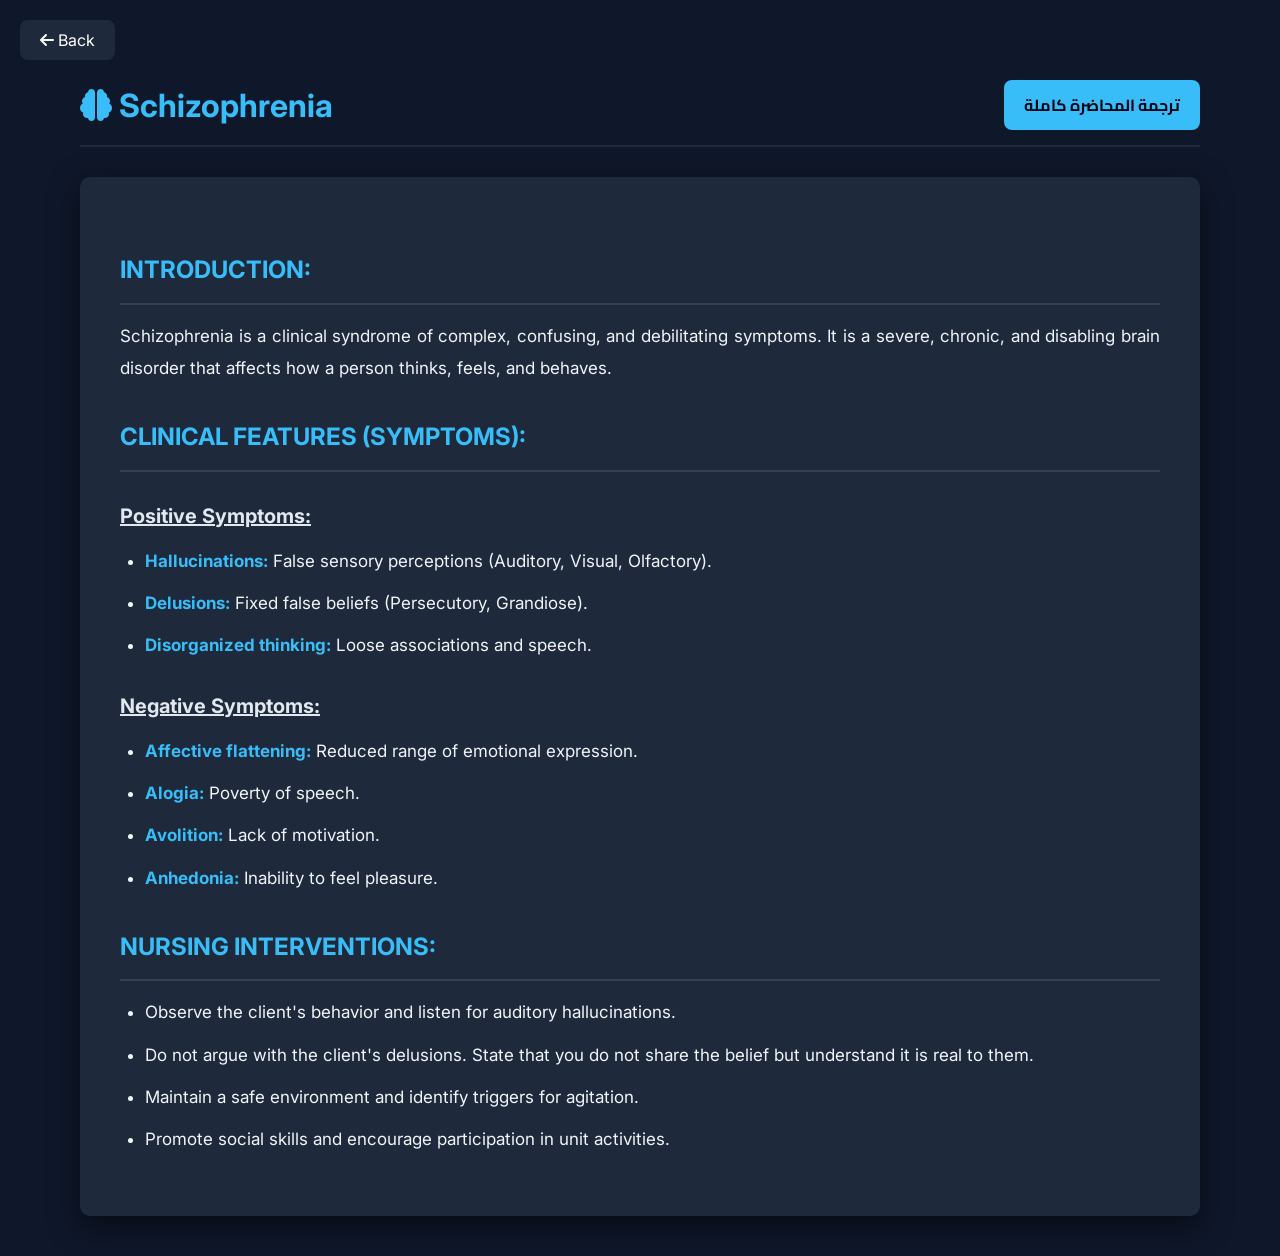
<file: schizophrenia.html>
<!DOCTYPE html>
<html lang="en" id="html-tag">
<head>
<meta charset="UTF-8">
<meta name="viewport" content="width=device-width, initial-scale=1.0">
<title>Schizophrenia - Full Lecture</title>
<link rel="stylesheet" href="style.css">
<link rel="stylesheet" href="https://cdnjs.cloudflare.com/ajax/libs/font-awesome/6.5.0/css/all.min.css">
<link href="https://fonts.googleapis.com/css2?family=Cairo:wght@400;600;700&family=Inter:wght@400;600;700&display=swap" rel="stylesheet">
<style>
  .book-page { background: #1e293b; border-radius: 10px; padding: 40px; margin-top: 20px; line-height: 1.9; font-size: 17px; color: #f1f5f9; box-shadow: 0 10px 30px rgba(0,0,0,0.5); }
  .book-page h2 { color: #38bdf8; border-bottom: 2px solid #334155; padding-bottom: 10px; margin-top: 30px; margin-bottom: 15px; font-size: 24px; text-transform: uppercase; }
  .book-page h3 { color: #e2e8f0; margin-top: 25px; margin-bottom: 10px; font-size: 20px; text-decoration: underline; }
  .book-page p { margin-bottom: 15px; text-align: justify; }
  .book-page ul { margin-bottom: 20px; padding-left: 25px; }
  .book-page li { margin-bottom: 10px; }
  strong { color: #38bdf8; }
</style>
</head>
<body>

<a href="index.html" class="back-btn"><i class="fa-solid fa-arrow-left"></i> <span id="back-txt">Back</span></a>

<div class="content">
  <div class="title-area">
    <h1><i class="fa-solid fa-brain"></i> Schizophrenia</h1>
    <button class="btn-lang" onclick="toggleLanguage()">ترجمة المحاضرة كاملة</button>
  </div>

  <div id="en-content" style="display: block;">
    <div class="book-page">
      <h2>Introduction:</h2>
      <p>Schizophrenia is a clinical syndrome of complex, confusing, and debilitating symptoms. It is a severe, chronic, and disabling brain disorder that affects how a person thinks, feels, and behaves.</p>
      
      <h2>Clinical Features (Symptoms):</h2>
      <h3>Positive Symptoms:</h3>
      <ul>
        <li><strong>Hallucinations:</strong> False sensory perceptions (Auditory, Visual, Olfactory).</li>
        <li><strong>Delusions:</strong> Fixed false beliefs (Persecutory, Grandiose).</li>
        <li><strong>Disorganized thinking:</strong> Loose associations and speech.</li>
      </ul>
      <h3>Negative Symptoms:</h3>
      <ul>
        <li><strong>Affective flattening:</strong> Reduced range of emotional expression.</li>
        <li><strong>Alogia:</strong> Poverty of speech.</li>
        <li><strong>Avolition:</strong> Lack of motivation.</li>
        <li><strong>Anhedonia:</strong> Inability to feel pleasure.</li>
      </ul>

      <h2>Nursing Interventions:</h2>
      <ul>
        <li>Observe the client's behavior and listen for auditory hallucinations.</li>
        <li>Do not argue with the client's delusions. State that you do not share the belief but understand it is real to them.</li>
        <li>Maintain a safe environment and identify triggers for agitation.</li>
        <li>Promote social skills and encourage participation in unit activities.</li>
      </ul>
    </div>
  </div>

  <div id="ar-content" style="display: none; direction: rtl; text-align: right; font-family: 'Cairo', sans-serif;">
    <div class="book-page">
      <h2>مقدمة:</h2>
      <p>الفصام هو متلازمة سريرية تتكون من أعراض معقدة ومحيرة. وهو اضطراب دماغي حاد ومزمن يؤثر على طريقة تفكير الشخص وشعوره وسلوكه.</p>
      <h2>الأعراض السريرية:</h2>
      <h3>الأعراض الإيجابية:</h3>
      <ul>
        <li><strong>الهلاوس:</strong> تصورات حسية خاطئة (سمعية، بصرية، شمية).</li>
        <li><strong>الضلالات:</strong> معتقدات خاطئة ثابتة (ضلالات الاضطهاد، العظمة).</li>
      </ul>
      <h3>الأعراض السلبية:</h3>
      <ul>
        <li><strong>تسطح العاطفة:</strong> نقص في التعبير العاطفي.</li>
        <li><strong>فقدان الإرادة:</strong> نقص الدافع والنشاط.</li>
      </ul>
    </div>
  </div>
</div>
</body>
</html>
</file>
<file: style.css>
* {
  margin: 0;
  padding: 0;
  box-sizing: border-box;
  font-family: 'Inter', 'Cairo', sans-serif;
}

body {
  display: flex;
  background: #0f172a;
  color: white;
  min-height: 100vh;
}

/* Sidebar */
.sidebar {
  width: 240px;
  background: #020617;
  padding: 20px;
  position: fixed;
  height: 100vh;
}

.sidebar h2 {
  color: #38bdf8;
  margin-bottom: 30px;
}

.sidebar ul { list-style: none; }
.sidebar li {
  padding: 12px;
  margin: 10px 0;
  cursor: pointer;
  border-radius: 10px;
  transition: 0.3s;
}

.sidebar li:hover, .sidebar .active {
  background: #1e293b;
  box-shadow: 0 0 10px rgba(56,189,248,0.5);
}

/* Main Content */
.main {
  flex: 1;
  padding: 30px;
  margin-left: 240px;
}

.topbar { margin-bottom: 30px; position: relative; }
.topbar input {
  width: 100%; padding: 15px 15px 15px 45px;
  border-radius: 12px; background: #020617; color: white;
  border: 1px solid #1e293b; outline: none; font-size: 16px;
}

/* Cards Grid */
.cards {
  display: grid;
  grid-template-columns: repeat(auto-fit, minmax(250px, 1fr));
  gap: 20px;
}

.card-container {
  background: linear-gradient(145deg, #1e293b, #0f172a);
  border-radius: 20px;
  padding: 20px;
  box-shadow: 0 10px 25px rgba(0,0,0,0.3);
  transition: 0.3s;
  display: flex;
  flex-direction: column;
}

.card-container:hover {
  transform: translateY(-5px);
  box-shadow: 0 15px 30px rgba(0,0,0,0.5);
}

.card {
  text-decoration: none;
  color: white;
  flex: 1;
}

.card i {
  font-size: 30px; color: #38bdf8; margin-bottom: 15px;
}

.card h3 { font-size: 20px; margin-bottom: 5px; }
.card p { color: #94a3b8; font-size: 14px; margin-bottom: 15px; }

/* Mini Translate Button in Cards */
.mini-translate {
  background: #38bdf8; color: #0f172a;
  border: none; padding: 8px; border-radius: 8px;
  cursor: pointer; font-family: 'Cairo'; font-weight: bold;
  transition: 0.3s; text-align: center; font-size: 14px;
}
.mini-translate:hover { background: #0284c7; color: white; }

/* Lecture Page Styling */
.content { padding: 40px; width: 100%; max-width: 1200px; margin: auto; }
.title-area { display: flex; align-items: center; justify-content: space-between; margin-bottom: 30px; margin-top: 40px; border-bottom: 2px solid #1e293b; padding-bottom: 15px; }
.title-area h1 { color: #38bdf8; }

/* Main Translate Button */
.btn-lang {
  background: #38bdf8; color: #020617; border: none;
  padding: 10px 20px; border-radius: 8px; cursor: pointer;
  font-family: 'Cairo'; font-weight: bold; font-size: 16px; transition: 0.3s;
}
.btn-lang:hover { background: #0284c7; color: white; }

.grid { display: grid; grid-template-columns: 1fr; gap: 20px; }
.box { background: #1e293b; padding: 25px; border-radius: 15px; border-left: 4px solid #38bdf8; line-height: 1.8; }
.rtl-page .box { border-left: none; border-right: 4px solid #38bdf8; }
.box h3 { color: #38bdf8; margin-bottom: 15px; font-size: 20px; }
.box ul { padding-left: 25px; margin-top: 10px; }
.rtl-page .box ul { padding-left: 0; padding-right: 25px; }

.back-btn { position: absolute; top: 20px; left: 20px; color: white; text-decoration: none; background: #1e293b; padding: 10px 20px; border-radius: 8px; transition: 0.3s; }
.rtl-page .back-btn { left: auto; right: 20px; }
.back-btn:hover { background: #38bdf8; color: #020617; }

/* Tooltip for Medical Terms */
.med-term {
  border-bottom: 2px dashed #38bdf8; color: #38bdf8; cursor: help; position: relative; font-weight: 600;
}
.med-term:hover::after {
  content: attr(data-ar); position: absolute; bottom: 130%; left: 50%; transform: translateX(-50%);
  background: #e0f2fe; color: #0f172a; padding: 5px 12px; border-radius: 8px;
  font-size: 14px; font-family: 'Cairo', sans-serif; font-weight: bold; white-space: nowrap;
  box-shadow: 0 5px 15px rgba(0,0,0,0.3); z-index: 100; pointer-events: none;
}
.med-term:hover::before {
  content: ''; position: absolute; bottom: 100%; left: 50%; transform: translateX(-50%);
  border-width: 6px; border-style: solid; border-color: #e0f2fe transparent transparent transparent;
}
</file>
